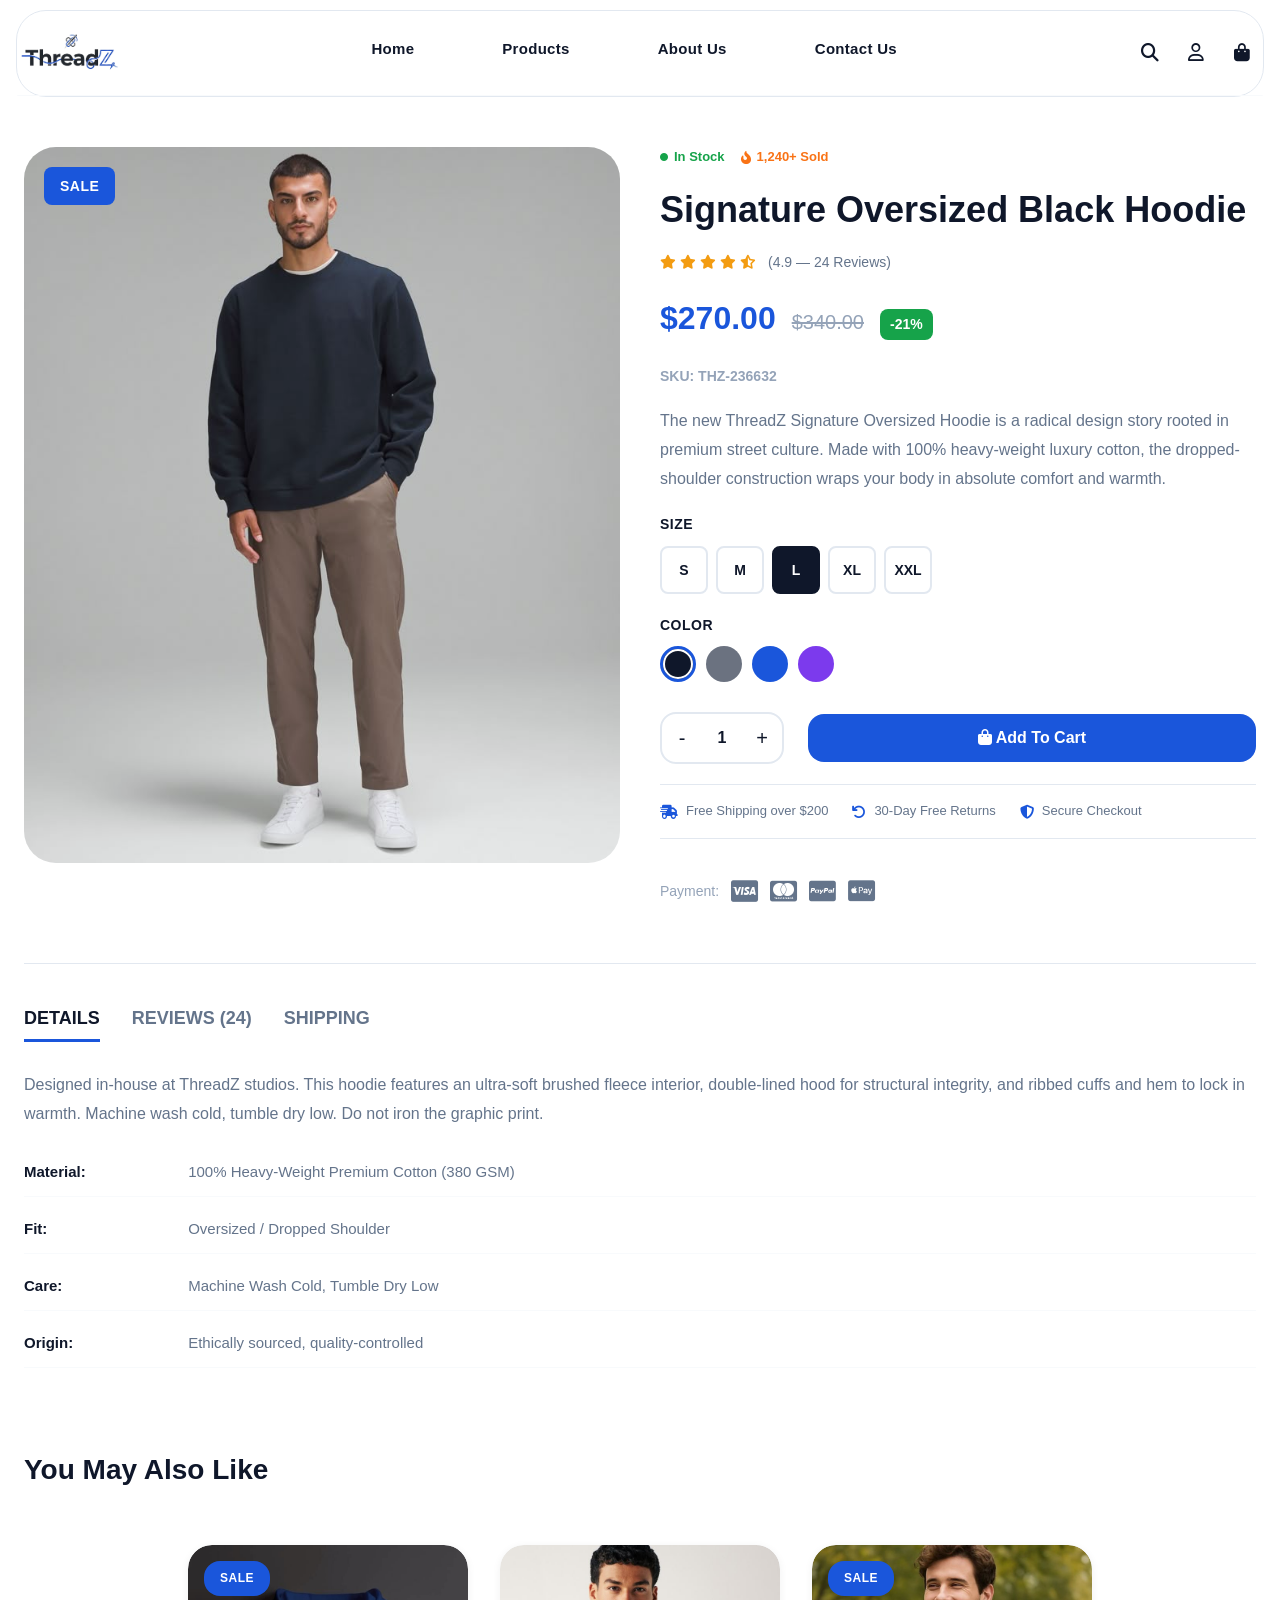
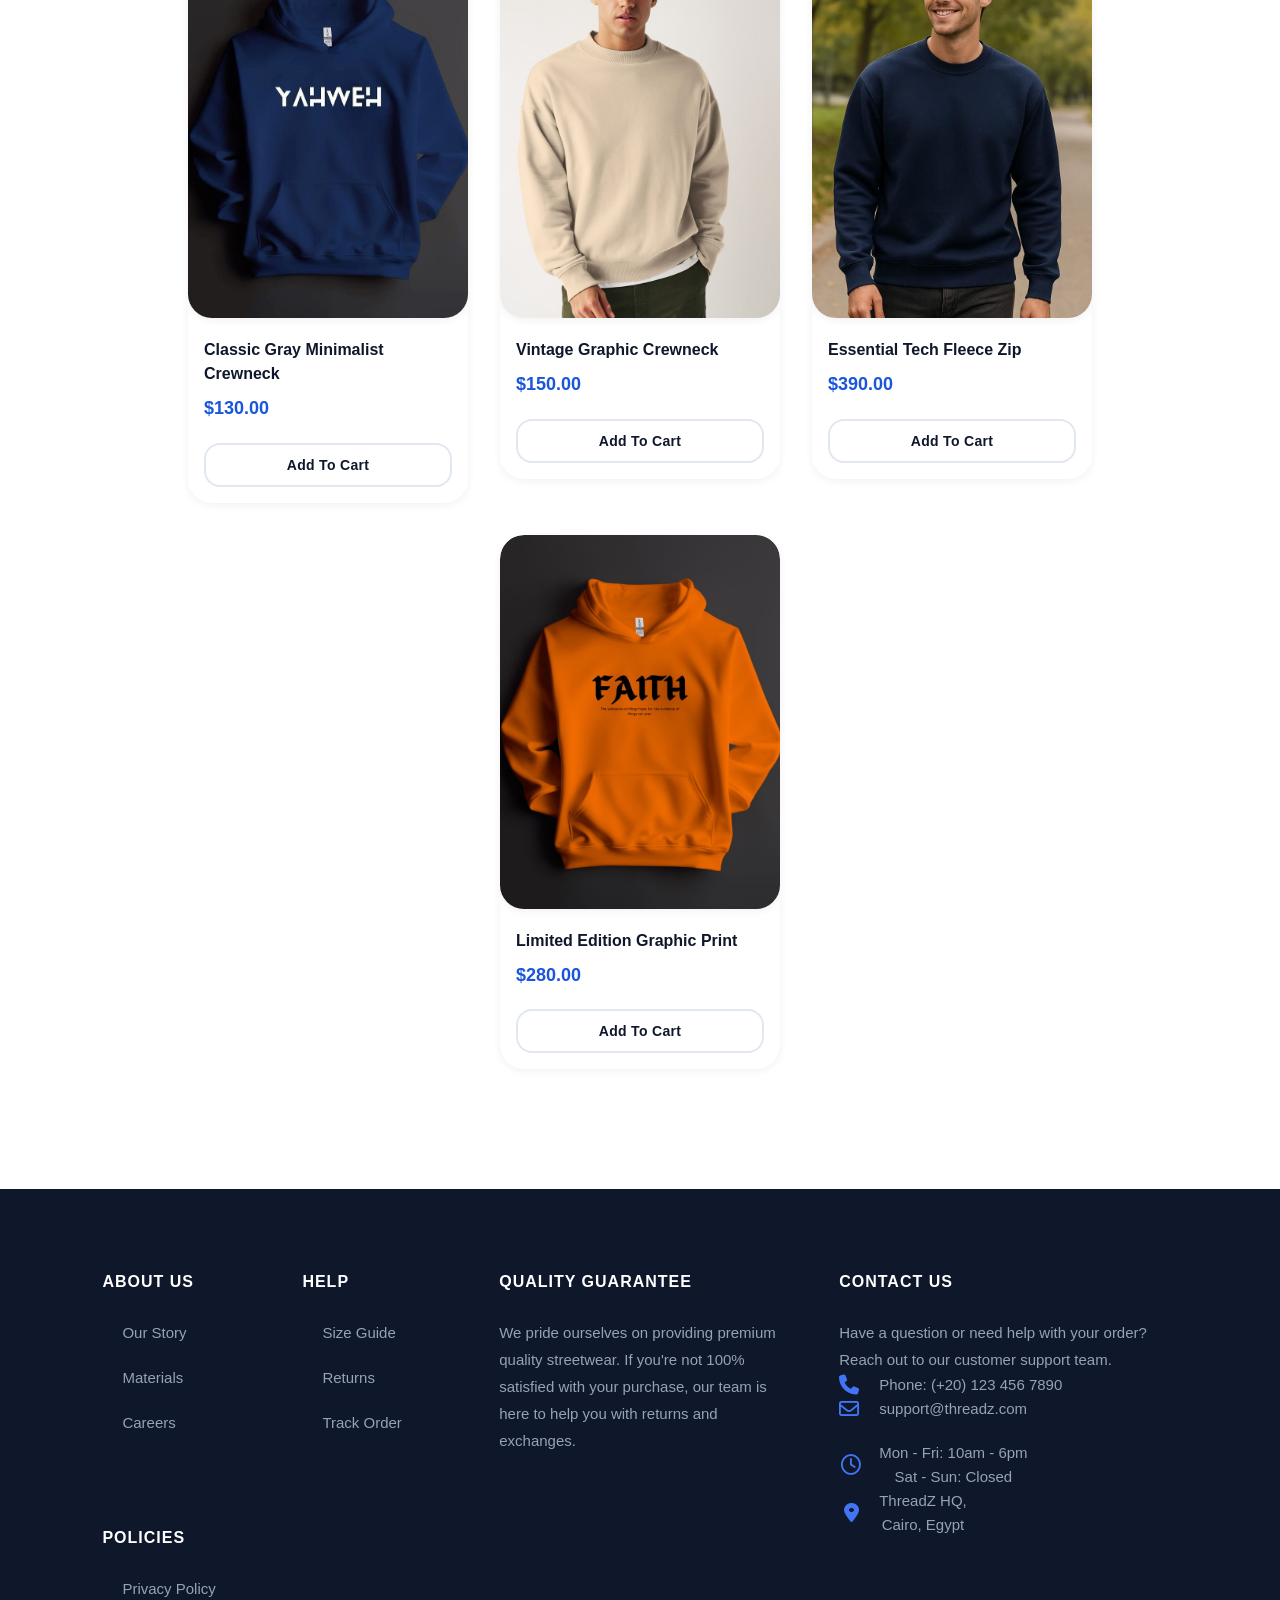
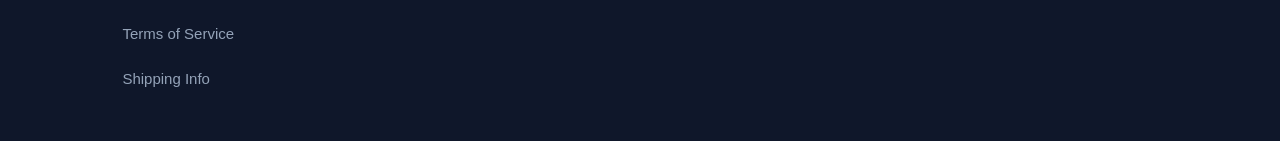
<file: pages/cart.html>
<!DOCTYPE html>
<html lang="en">

<head>
    <meta charset="UTF-8">
    <meta name="viewport" content="width=device-width, initial-scale=1.0">
    <title>ThreadZ | Sweatshirt Details</title>
    <link rel="stylesheet" href="../style/main.css">
    <link rel="stylesheet" href="../style/refinements.css">
    <link rel="stylesheet" href="../style/cart.css">
    <link rel="stylesheet" href="https://cdnjs.cloudflare.com/ajax/libs/font-awesome/6.4.0/css/all.min.css" />
</head>

<body>
    <header>
        <div class="container flex-between top-bar">
            <div class="logo">
                <img src="../assets/images/Logo.png" alt="ThreadZ Logo">
            </div>

            <nav id="nav">
                <div class="nav-close">
                    <i class="fa-solid fa-x"></i>
                </div>
                <ul class="nav-links">
                    <li><a href="../index.html">Home</a></li>
                    <li><a href="./products.html">Products</a></li>
                    <li><a href="./about.html">About Us</a></li>
                    <li><a href="./contact.html">Contact Us</a></li>
                </ul>
            </nav>

            <div class="header-actions">
                <div class="search-toggle" id="search-toggle"><i class="fa-solid fa-magnifying-glass"></i></div>
                <a href="./login.html" class="action-icon" title="Account"><i class="fa-regular fa-user"></i></a>
                <a href="./checkout.html" class="action-icon" title="Cart"><i class="fa-solid fa-bag-shopping"></i></a>
                <div class="bars"><i class="fa-solid fa-bars"></i></div>
            </div>
        </div>
        <div class="search-bar" id="search-bar">
            <div class="container">
                <div class="search-bar-inner"><i class="fa-solid fa-magnifying-glass"></i><input type="text" placeholder="Search for products..." id="search-input"><button class="search-close" id="search-close"><i class="fa-solid fa-xmark"></i></button></div>
            </div>
        </div>
    </header>

    <main class="container">
        <!-- Product Details Hero Section -->
        <section class="product-hero">
            <div class="product-im">
                <div class="badge">SALE</div>
                <img src="../assets/images/model-1.jpg" alt="Signature Oversized Black Hoodie">
            </div>
            <div class="product-info">
                <div class="product-meta-top">
                    <span class="stock-badge in-stock"><i class="fa-solid fa-circle"></i> In Stock</span>
                    <span class="sold-count"><i class="fa-solid fa-fire-flame-curved"></i> 1,240+ Sold</span>
                </div>
                <h1>Signature Oversized Black Hoodie</h1>
                <div class="rating">
                    <i class="fa-solid fa-star"></i>
                    <i class="fa-solid fa-star"></i>
                    <i class="fa-solid fa-star"></i>
                    <i class="fa-solid fa-star"></i>
                    <i class="fas fa-star-half-alt"></i>
                    <span>(4.9 — 24 Reviews)</span>
                </div>
                <div class="price">
                    <span class="now">$270.00</span>
                    <span class="old">$340.00</span>
                    <span class="discount-tag">-21%</span>
                </div>
                <p class="sku">SKU: THZ-236632</p>
                <p class="description">
                    The new ThreadZ Signature Oversized Hoodie is a radical design story rooted in premium street culture. Made with 100% heavy-weight luxury cotton, the dropped-shoulder construction wraps your body in absolute comfort and warmth.
                </p>

                <div class="product-options">
                    <div class="option-group">
                        <label>Size</label>
                        <div class="size-selector">
                            <button class="size-btn">S</button>
                            <button class="size-btn">M</button>
                            <button class="size-btn active">L</button>
                            <button class="size-btn">XL</button>
                            <button class="size-btn">XXL</button>
                        </div>
                    </div>
                    <div class="option-group">
                        <label>Color</label>
                        <div class="color-selector">
                            <button class="color-btn active" style="background: #0F172A;" title="Black"></button>
                            <button class="color-btn" style="background: #6B7280;" title="Gray"></button>
                            <button class="color-btn" style="background: #1A56DB;" title="Navy"></button>
                            <button class="color-btn" style="background: #7C3AED;" title="Purple"></button>
                        </div>
                    </div>
                </div>

                <div class="purchase-actions">
                    <div class="quantity">
                        <button id="btn-min">-</button>
                        <p id="text" class="purchase-text">1</p>
                        <button id="btn-plus">+</button>
                    </div>
                    <button class="btn-add" data-name="Signature Oversized Black Hoodie" data-price="270" data-img="../assets/images/model-1.jpg"><i class="fa-solid fa-bag-shopping"></i> Add To Cart</button>
                </div>

                <div class="product-extras">
                    <div class="extra-item"><i class="fa-solid fa-truck-fast"></i> Free Shipping over $200</div>
                    <div class="extra-item"><i class="fa-solid fa-arrow-rotate-left"></i> 30-Day Free Returns</div>
                    <div class="extra-item"><i class="fa-solid fa-shield-halved"></i> Secure Checkout</div>
                </div>

                <div class="payment-methods">
                    <span>Payment:</span>
                    <i class="fa-brands fa-cc-visa"></i>
                    <i class="fa-brands fa-cc-mastercard"></i>
                    <i class="fa-brands fa-cc-paypal"></i>
                    <i class="fa-brands fa-cc-apple-pay"></i>
                </div>
            </div>
        </section>

        <!-- Product Tabs -->
        <section class="product-tabs">
            <div class="tabs-header">
                <span class="active" data-tab="details">DETAILS</span>
                <span data-tab="reviews">REVIEWS (24)</span>
                <span data-tab="shipping">SHIPPING</span>
            </div>
            <div class="tab-content" id="tab-details">
                <p>Designed in-house at ThreadZ studios. This hoodie features an ultra-soft brushed fleece interior, double-lined hood for structural integrity, and ribbed cuffs and hem to lock in warmth. Machine wash cold, tumble dry low. Do not iron the
                    graphic print.</p>
                <ul class="spec-list">
                    <li><strong>Material:</strong> 100% Heavy-Weight Premium Cotton (380 GSM)</li>
                    <li><strong>Fit:</strong> Oversized / Dropped Shoulder</li>
                    <li><strong>Care:</strong> Machine Wash Cold, Tumble Dry Low</li>
                    <li><strong>Origin:</strong> Ethically sourced, quality-controlled</li>
                </ul>
            </div>
            <div class="tab-content" id="tab-reviews" style="display:none;">
                <div class="review-item">
                    <div class="review-header"><strong>Ahmed R.</strong> <span class="review-stars"><i class="fa-solid fa-star"></i><i class="fa-solid fa-star"></i><i class="fa-solid fa-star"></i><i class="fa-solid fa-star"></i><i class="fa-solid fa-star"></i></span></div>
                    <p>"Absolutely love this hoodie! The material is thick and premium. Perfect oversized fit."</p>
                </div>
                <div class="review-item">
                    <div class="review-header"><strong>Sarah M.</strong> <span class="review-stars"><i class="fa-solid fa-star"></i><i class="fa-solid fa-star"></i><i class="fa-solid fa-star"></i><i class="fa-solid fa-star"></i><i class="fa-solid fa-star-half-alt"></i></span></div>
                    <p>"Great quality for the price. Shipping was fast and packaging looked amazing."</p>
                </div>
                <div class="review-item">
                    <div class="review-header"><strong>Omar K.</strong> <span class="review-stars"><i class="fa-solid fa-star"></i><i class="fa-solid fa-star"></i><i class="fa-solid fa-star"></i><i class="fa-solid fa-star"></i><i class="fa-solid fa-star"></i></span></div>
                    <p>"Ordered two more after my first purchase. Best streetwear brand in Egypt!"</p>
                </div>
            </div>
            <div class="tab-content" id="tab-shipping" style="display:none;">
                <ul class="spec-list">
                    <li><strong>Standard Shipping:</strong> 3-5 business days — Free over $200</li>
                    <li><strong>Express Shipping:</strong> 1-2 business days — $15.00</li>
                    <li><strong>International:</strong> 7-14 business days — varies by location</li>
                    <li><strong>Returns:</strong> Free returns within 30 days of delivery</li>
                </ul>
            </div>
        </section>

        <!-- Other Products (Using Standard Class Names) -->
        <section class="other-products">
            <h2 class="section-title-bar">You May Also Like</h2>
            <div class="products-grid">

                <div class="product-card">
                    <div class="image-wrapper">
                        <img src="../assets/images/item-2.jpg" alt="Minimalist Crewneck">
                        <p>SALE</p>
                    </div>
                    <p>Classic Gray Minimalist Crewneck</p>
                    <span class="price">$130.00</span>
                    <button class="add-to-cart" data-name="Classic Gray Minimalist Crewneck" data-price="130" data-img="../assets/images/item-2.jpg">Add To Cart</button>
                </div>

                <div class="product-card">
                    <div class="image-wrapper">
                        <img src="../assets/images/model-4.jpg" alt="Vintage Graphic">
                    </div>
                    <p>Vintage Graphic Crewneck</p>
                    <span class="price">$150.00</span>
                    <button class="add-to-cart" data-name="Vintage Graphic Crewneck" data-price="150" data-img="../assets/images/model-4.jpg">Add To Cart</button>
                </div>

                <div class="product-card">
                    <div class="image-wrapper">
                        <img src="../assets/images/model-3.jpg" alt="Fleece Zip">
                        <p>SALE</p>
                    </div>
                    <p>Essential Tech Fleece Zip</p>
                    <span class="price">$390.00</span>
                    <button class="add-to-cart" data-name="Essential Tech Fleece Zip" data-price="390" data-img="../assets/images/model-3.jpg">Add To Cart</button>
                </div>

                <div class="product-card">
                    <div class="image-wrapper">
                        <img src="../assets/images/item-4.jpg" alt="Graphic Print">
                    </div>
                    <p>Limited Edition Graphic Print</p>
                    <span class="price">$280.00</span>
                    <button class="add-to-cart" data-name="Limited Edition Graphic Print" data-price="280" data-img="../assets/images/item-4.jpg">Add To Cart</button>
                </div>

            </div>
        </section>
    </main>

    <footer>
        <div class="footer-content">
            <div class="footer-links">
                <div class="footer-columns">
                    <h3>About Us</h3>
                    <ul>
                        <li><a href="">Our Story</a></li>
                        <li><a href="">Materials</a></li>
                        <li><a href="">Careers</a></li>
                    </ul>
                </div>
                <div class="footer-columns">
                    <h3>Help</h3>
                    <ul>
                        <li><a href="">Size Guide</a></li>
                        <li><a href="">Returns</a></li>
                        <li><a href="">Track Order</a></li>
                    </ul>
                </div>
                <div class="footer-columns">
                    <h3>Policies</h3>
                    <ul>
                        <li><a href="">Privacy Policy</a></li>
                        <li><a href="">Terms of Service</a></li>
                        <li><a href="">Shipping Info</a></li>
                    </ul>
                </div>
            </div>

            <div class="footer-text">
                <h3>Quality Guarantee</h3>
                <p>We pride ourselves on providing premium quality streetwear. If you're not 100% satisfied with your purchase, our team is here to help you with returns and exchanges.</p>
            </div>
        </div>

        <div class="footer-contactus">
            <div class="footer-contactus-text">
                <h3>Contact Us</h3>
                <p>Have a question or need help with your order? Reach out to our customer support team.</p>
            </div>

            <div class="contact-info">
                <div class="contact-phone-email">
                    <p><i class="fa-solid fa-phone"></i> Phone: (+20) 123 456 7890 </p>
                    <p><i class="fa-regular fa-envelope"></i> support@threadz.com</p>
                </div>
                <div class="contact-date">
                    <p style="text-align: center;"><i class="fa-regular fa-clock"></i> Mon - Fri: 10am - 6pm <br>Sat - Sun: Closed </p>
                    <p style="text-align: center;"><i class="fa-solid fa-location-dot"></i> ThreadZ HQ, <br> Cairo, Egypt</p>
                </div>
            </div>
        </div>
    </footer>

    <script src="../scripts/api.js"></script>
    <script src="../scripts/ui.js"></script>
    <script src="../scripts/search.js"></script>
    <script src="../scripts/cart.js"></script>
</body>

</html>
</file>
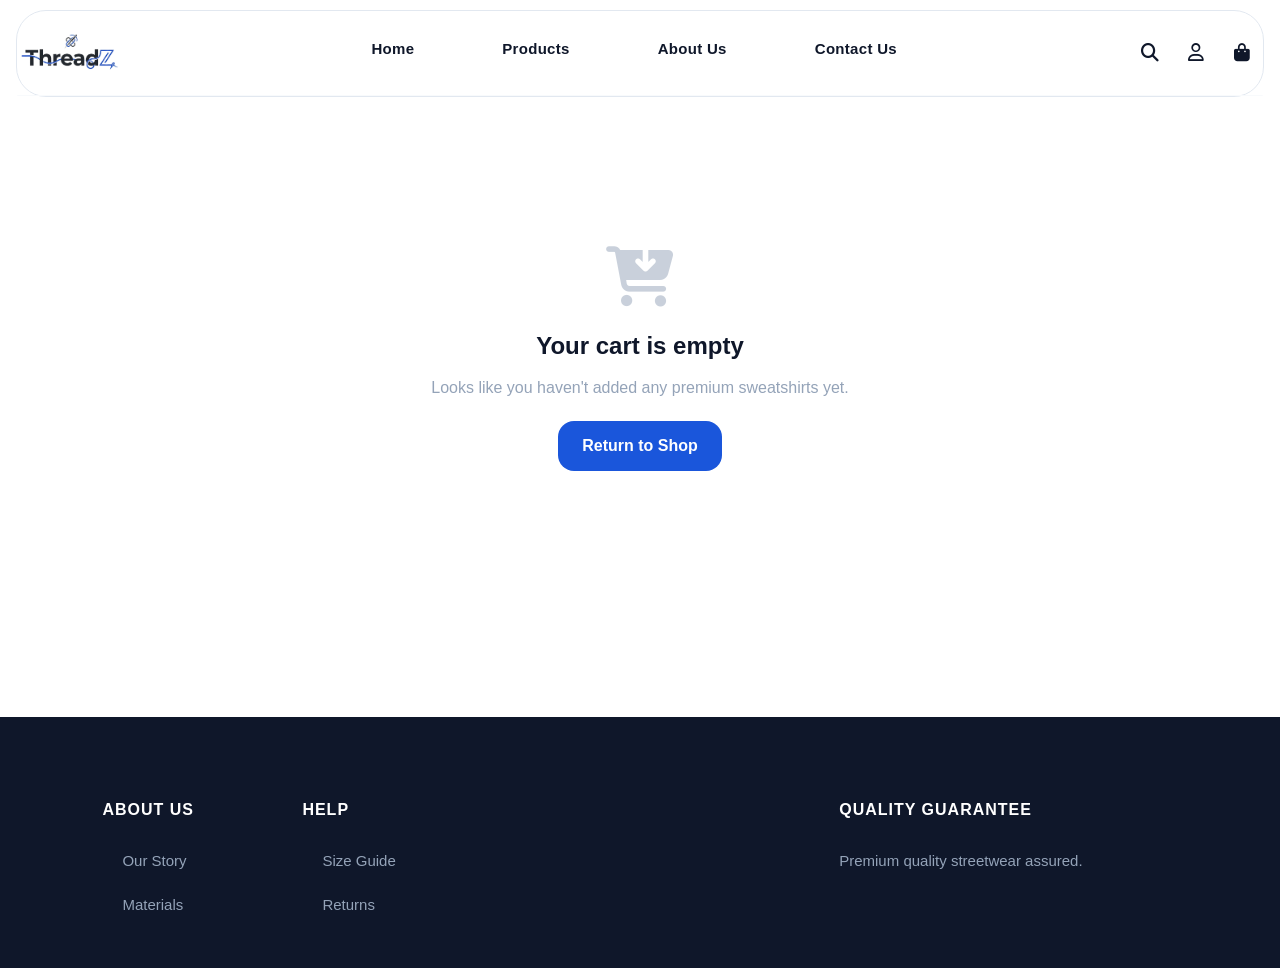
<file: pages/checkout.html>
<!DOCTYPE html>
<html lang="en">

<head>
    <meta charset="UTF-8">
    <meta name="viewport" content="width=device-width, initial-scale=1.0">
    <title>ThreadZ | Checkout Invoice</title>
    <link rel="stylesheet" href="../style/main.css">
    <link rel="stylesheet" href="../style/refinements.css">
    <link rel="stylesheet" href="https://cdnjs.cloudflare.com/ajax/libs/font-awesome/6.4.0/css/all.min.css" />
    <style>
        .invoice-container {
            margin: 80px auto;
            max-width: 1000px;
            padding: 0 20px;
            min-height: 50vh;
        }
        
        .invoice-header {
            display: flex;
            justify-content: space-between;
            align-items: flex-end;
            margin-bottom: 40px;
            padding-bottom: 20px;
            border-bottom: 2px solid var(--bg-gray);
        }
        
        .invoice-header h1 {
            font-size: 36px;
            font-weight: 800;
            color: var(--text-dark);
        }
        
        .invoice-header p {
            color: var(--text-muted);
            font-size: 16px;
            margin-top: 8px;
        }
        
        .invoice-table {
            width: 100%;
            border-collapse: collapse;
        }
        
        .invoice-table th {
            text-align: left;
            padding: 16px;
            color: var(--text-muted);
            text-transform: uppercase;
            font-size: 12px;
            letter-spacing: 1px;
            border-bottom: 1px solid rgba(0, 0, 0, 0.05);
        }
        
        .invoice-table td {
            padding: 24px 16px;
            border-bottom: 1px solid rgba(0, 0, 0, 0.05);
            vertical-align: middle;
        }
        
        .item-info {
            display: flex;
            align-items: center;
            gap: 20px;
        }
        
        .item-info img {
            width: 80px;
            height: 80px;
            object-fit: cover;
            border-radius: var(--radius-md);
            background: var(--bg-gray);
        }
        
        .item-info h4 {
            font-size: 16px;
            font-weight: 600;
            color: var(--text-dark);
            margin-bottom: 4px;
        }
        
        .item-info p {
            color: var(--text-muted);
            font-size: 13px;
        }
        
        .qty-controls {
            display: inline-flex;
            align-items: center;
            background: var(--bg-gray);
            border-radius: var(--radius-sm);
        }
        
        .qty-controls button {
            width: 32px;
            height: 32px;
            border: none;
            background: transparent;
            cursor: pointer;
            color: var(--text-dark);
            font-weight: bold;
        }
        
        .qty-controls span {
            width: 30px;
            text-align: center;
            font-size: 14px;
            font-weight: 600;
        }
        
        .item-price,
        .item-total {
            font-weight: 600;
            color: var(--text-dark);
        }
        
        .btn-remove {
            color: #e74c3c;
            cursor: pointer;
            background: transparent;
            border: none;
            font-size: 16px;
            transition: 0.2s;
        }
        
        .btn-remove:hover {
            color: #c0392b;
            transform: scale(1.1);
        }
        
        .invoice-summary {
            margin-top: 40px;
            display: flex;
            justify-content: flex-end;
        }
        
        .summary-box {
            width: 350px;
            background: var(--bg-gray);
            padding: 30px;
            border-radius: var(--radius-lg);
        }
        
        .summary-row {
            display: flex;
            justify-content: space-between;
            margin-bottom: 16px;
            color: var(--text-light);
        }
        
        .summary-total {
            display: flex;
            justify-content: space-between;
            margin-top: 20px;
            padding-top: 20px;
            border-top: 1px solid rgba(0, 0, 0, 0.1);
            font-size: 20px;
            font-weight: 800;
            color: var(--text-dark);
        }
        
        .btn-checkout {
            width: 100%;
            padding: 18px;
            margin-top: 30px;
            background: var(--primary-color);
            color: var(--white);
            border: none;
            border-radius: var(--radius-md);
            font-weight: 700;
            font-size: 16px;
            cursor: pointer;
            transition: 0.3s;
        }
        
        .btn-checkout:hover {
            background: var(--primary-dark);
            transform: translateY(-2px);
            box-shadow: 0 10px 20px rgba(26, 86, 219, 0.2) !important;
        }
        
        .empty-cart {
            text-align: center;
            padding: 80px 0;
        }
        
        .empty-cart i {
            font-size: 60px;
            color: var(--text-muted);
            margin-bottom: 20px;
            opacity: 0.5;
        }
        /* ---- Mobile Checkout ---- */
        
        @media (max-width: 768px) {
            .invoice-container {
                margin: 32px auto;
                padding: 0 16px;
            }
            .invoice-header {
                flex-direction: column;
                align-items: flex-start;
                gap: 16px;
                margin-bottom: 24px;
                padding-bottom: 16px;
            }
            .invoice-header h1 {
                font-size: 24px;
            }
            .invoice-header p {
                font-size: 14px;
            }
            /* Hide table header on mobile */
            .invoice-table thead {
                display: none;
            }
            .invoice-table,
            .invoice-table tbody,
            .invoice-table tr,
            .invoice-table td {
                display: block;
                width: 100%;
            }
            .invoice-table tr {
                padding: 20px 0;
                border-bottom: 1px solid rgba(0, 0, 0, 0.06);
                position: relative;
            }
            .invoice-table td {
                padding: 4px 0;
                border: none;
            }
            /* Product info row */
            .invoice-table td:first-child {
                margin-bottom: 12px;
            }
            .item-info {
                gap: 14px;
            }
            .item-info img {
                width: 60px;
                height: 60px;
                border-radius: 10px;
            }
            .item-info h4 {
                font-size: 14px;
            }
            /* Price, qty, total, remove — inline row */
            .invoice-table td:nth-child(2),
            .invoice-table td:nth-child(3),
            .invoice-table td:nth-child(4),
            .invoice-table td:nth-child(5) {
                display: inline-block;
                width: auto;
                vertical-align: middle;
                padding: 4px 8px 4px 0;
            }
            .item-price::before {
                content: 'Price: ';
                color: var(--text-muted);
                font-weight: 400;
                font-size: 12px;
            }
            .item-total::before {
                content: 'Total: ';
                color: var(--text-muted);
                font-weight: 400;
                font-size: 12px;
            }
            .qty-controls button {
                width: 36px;
                height: 36px;
                font-size: 16px;
            }
            .qty-controls span {
                width: 28px;
                font-size: 14px;
            }
            .btn-remove {
                font-size: 18px;
                padding: 8px;
            }
            /* Summary */
            .invoice-summary {
                justify-content: center;
                margin-top: 24px;
            }
            .summary-box {
                width: 100%;
                padding: 24px;
            }
            .summary-total {
                font-size: 18px;
            }
            .btn-checkout {
                padding: 16px;
                font-size: 15px;
            }
            .empty-cart {
                padding: 60px 16px;
            }
            .empty-cart i {
                font-size: 48px;
            }
        }
    </style>
</head>

<body>
    <header>
        <div class="container flex-between top-bar">
            <div class="logo">
                <img src="../assets/images/Logo.png" alt="ThreadZ Logo">
            </div>

            <nav id="nav">
                <div class="nav-close">
                    <i class="fa-solid fa-x"></i>
                </div>
                <ul class="nav-links">
                    <li><a href="../index.html">Home</a></li>
                    <li><a href="./products.html">Products</a></li>
                    <li><a href="./about.html">About Us</a></li>
                    <li><a href="./contact.html">Contact Us</a></li>
                </ul>
            </nav>

            <div class="header-actions">
                <div class="search-toggle" id="search-toggle"><i class="fa-solid fa-magnifying-glass"></i></div>
                <a href="./login.html" class="action-icon" title="Account"><i class="fa-regular fa-user"></i></a>
                <a href="./checkout.html" class="action-icon" title="Cart"><i class="fa-solid fa-bag-shopping"></i></a>
                <div class="bars"><i class="fa-solid fa-bars"></i></div>
            </div>
        </div>
        <div class="search-bar" id="search-bar">
            <div class="container">
                <div class="search-bar-inner"><i class="fa-solid fa-magnifying-glass"></i><input type="text" placeholder="Search for products..." id="search-input"><button class="search-close" id="search-close"><i class="fa-solid fa-xmark"></i></button></div>
            </div>
        </div>
    </header>

    <main class="invoice-container" id="checkout-area">
        <div class="invoice-header">
            <div>
                <h1>Shopping Invoice</h1>
                <p>Review your selected premium sweatshirts.</p>
            </div>
            <a href="./products.html" style="color: var(--primary-color); font-weight: 600; display:flex; align-items:center; gap:8px;">
                <i class="fa-solid fa-arrow-left"></i> Continue Shopping
            </a>
        </div>

        <table class="invoice-table">
            <thead>
                <tr>
                    <th>Product</th>
                    <th>Price</th>
                    <th>Quantity</th>
                    <th>Total</th>
                    <th style="text-align:center;">Action</th>
                </tr>
            </thead>
            <tbody id="invoice-body">
                <!-- Dynamically populated by JS -->
            </tbody>
        </table>

        <div class="invoice-summary">
            <div class="summary-box">
                <div class="summary-row">
                    <span>Subtotal</span>
                    <span id="subtotal" style="font-weight: 600; color: var(--text-dark);">$0.00</span>
                </div>
                <div class="summary-row">
                    <span>Shipping Estimate</span>
                    <span id="shipping" style="font-weight: 600; color: var(--text-dark);">$0.00</span>
                </div>
                <div class="summary-total">
                    <span>Total Output</span>
                    <span id="total">$0.00</span>
                </div>
                <button class="btn-checkout" onclick="alert('Checkout integration ready!')">Proceed to Secure Checkout
                    <i class="fa-solid fa-shield-halved" style="margin-left: 6px;"></i></button>
            </div>
        </div>
    </main>

    <footer>
        <div class="footer-content">
            <div class="footer-links">
                <div class="footer-columns">
                    <h3>About Us</h3>
                    <ul>
                        <li><a href="">Our Story</a></li>
                        <li><a href="">Materials</a></li>
                    </ul>
                </div>
                <div class="footer-columns">
                    <h3>Help</h3>
                    <ul>
                        <li><a href="">Size Guide</a></li>
                        <li><a href="">Returns</a></li>
                    </ul>
                </div>
            </div>
            <div class="footer-text">
                <h3>Quality Guarantee</h3>
                <p>Premium quality streetwear assured.</p>
            </div>
        </div>
    </footer>

    <script src="../scripts/api.js"></script>
    <script src="../scripts/ui.js"></script>
    <script src="../scripts/search.js"></script>
    <script src="../scripts/cart.js"></script>
    <script src="../scripts/checkout.js"></script>
</body>

</html>
</file>
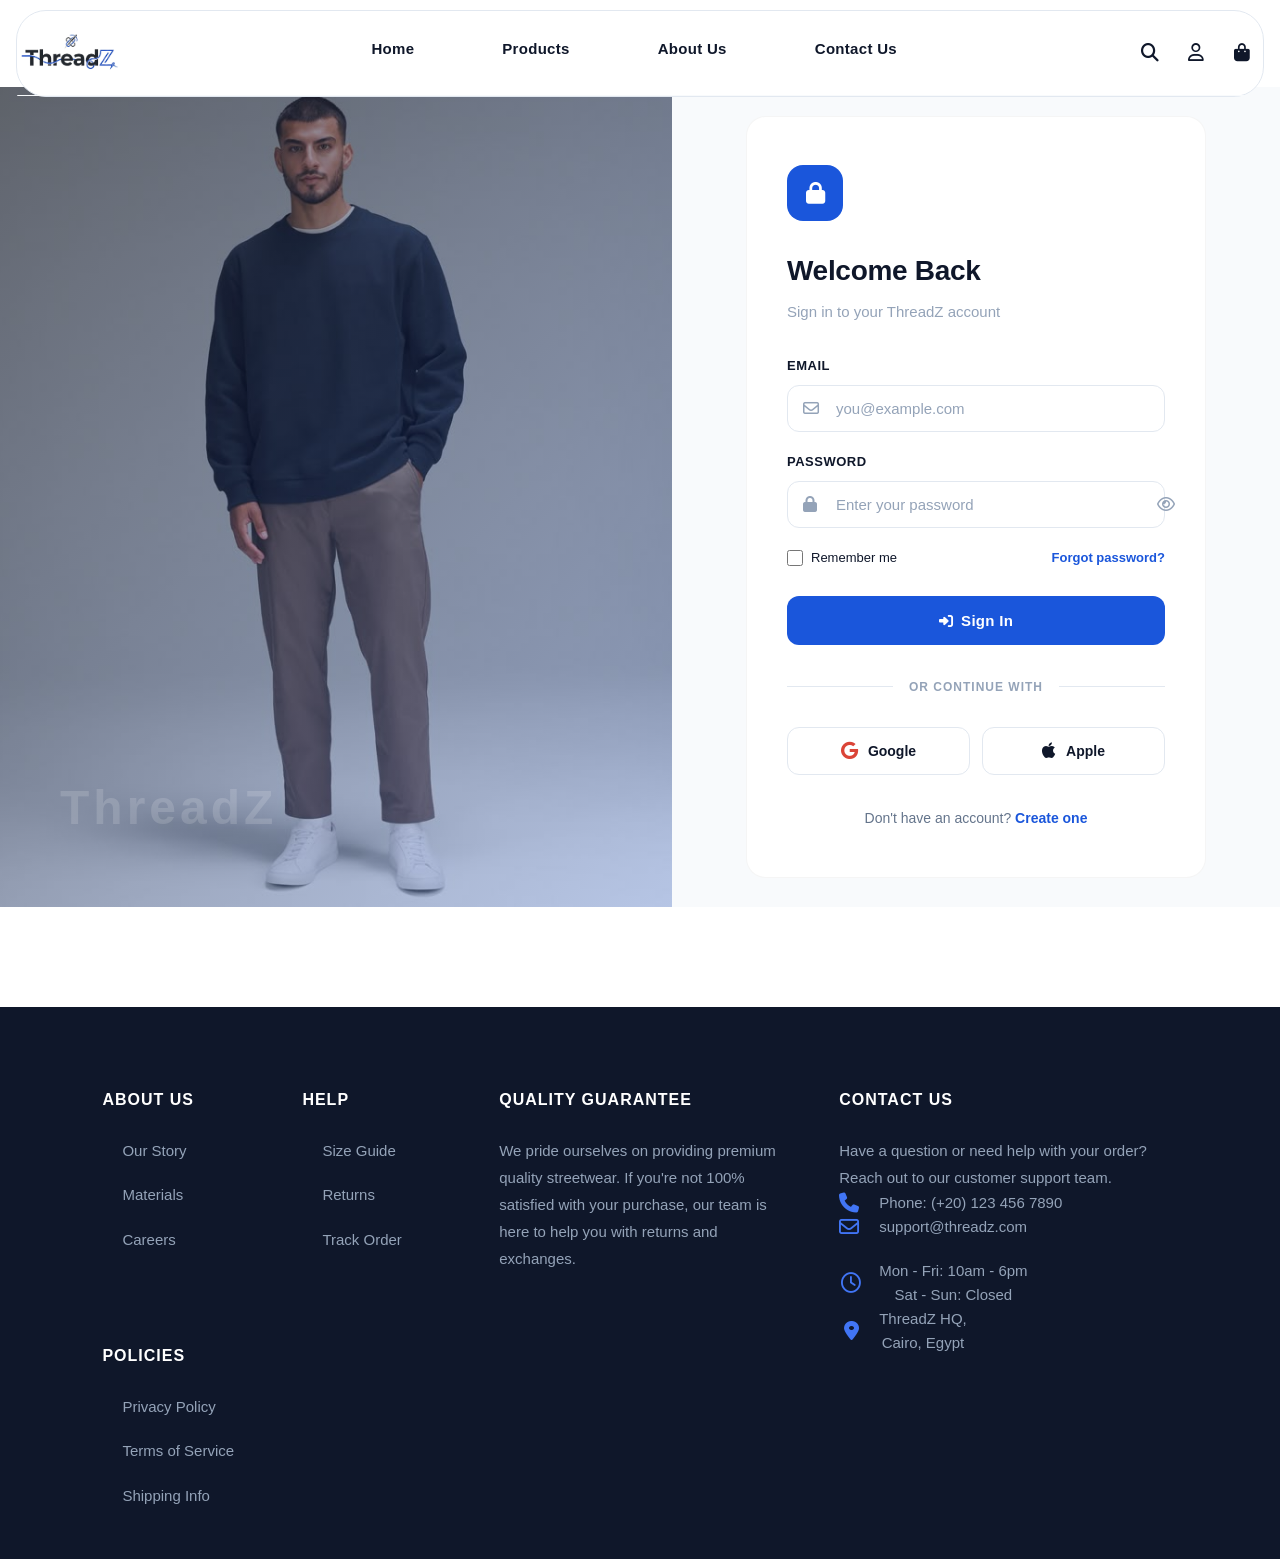
<file: pages/login.html>
<!DOCTYPE html>
<html lang="en">

<head>
    <meta charset="UTF-8">
    <meta name="viewport" content="width=device-width, initial-scale=1.0">
    <title>ThreadZ | Login</title>
    <link rel="stylesheet" href="../style/main.css">
    <link rel="stylesheet" href="../style/refinements.css">
    <link rel="stylesheet" href="../style/login.css">
    <link rel="stylesheet" href="https://cdnjs.cloudflare.com/ajax/libs/font-awesome/6.4.0/css/all.min.css" />
</head>

<body>
    <header>
        <div class="container flex-between top-bar">
            <div class="logo">
                <img src="../assets/images/Logo.png" alt="ThreadZ Logo">
            </div>

            <nav id="nav">
                <div class="nav-close">
                    <i class="fa-solid fa-x"></i>
                </div>
                <ul class="nav-links">
                    <li><a href="../index.html">Home</a></li>
                    <li><a href="./products.html">Products</a></li>
                    <li><a href="./about.html">About Us</a></li>
                    <li><a href="./contact.html">Contact Us</a></li>
                </ul>
            </nav>

            <div class="header-actions">
                <div class="search-toggle" id="search-toggle"><i class="fa-solid fa-magnifying-glass"></i></div>
                <a href="./login.html" class="action-icon" title="Account"><i class="fa-regular fa-user"></i></a>
                <a href="./checkout.html" class="action-icon" title="Cart"><i class="fa-solid fa-bag-shopping"></i></a>
                <div class="bars"><i class="fa-solid fa-bars"></i></div>
            </div>
        </div>
        <div class="search-bar" id="search-bar">
            <div class="container">
                <div class="search-bar-inner"><i class="fa-solid fa-magnifying-glass"></i><input type="text" placeholder="Search for products..." id="search-input"><button class="search-close" id="search-close"><i class="fa-solid fa-xmark"></i></button></div>
            </div>
        </div>
    </header>

    <main>
        <section class="login-section">
            <div class="login-image"></div>
            <div class="login-container">
                <div class="login-box">
                    <div class="login-avatar">
                        <i class="fa-solid fa-lock"></i>
                    </div>
                    <h2>Welcome Back</h2>
                    <p class="subtitle">Sign in to your ThreadZ account</p>

                    <form action="#" method="POST">
                        <div class="input-group">
                            <label>Email</label>
                            <div class="input-wrap">
                                <i class="fa-regular fa-envelope"></i>
                                <input type="email" placeholder="you@example.com" required>
                            </div>
                        </div>

                        <div class="input-group">
                            <label>Password</label>
                            <div class="input-wrap">
                                <i class="fa-solid fa-lock"></i>
                                <input type="password" id="login-password" placeholder="Enter your password" required>
                                <button type="button" class="toggle-password" id="toggle-pass"><i class="fa-regular fa-eye"></i></button>
                            </div>
                        </div>

                        <div class="login-options">
                            <label>
                                <input type="checkbox"> Remember me
                            </label>
                            <a href="#">Forgot password?</a>
                        </div>

                        <button type="submit" class="btn-login"><i class="fa-solid fa-right-to-bracket"></i> Sign In</button>

                        <div class="login-divider">
                            <span>Or continue with</span>
                        </div>

                        <div class="social-login">
                            <button type="button" class="btn-social">
                                <i class="fa-brands fa-google" style="color: #DB4437;"></i> Google
                            </button>
                            <button type="button" class="btn-social">
                                <i class="fa-brands fa-apple"></i> Apple
                            </button>
                        </div>

                        <p class="signup-link">Don't have an account? <a href="./signup.html">Create one</a></p>
                    </form>
                </div>
            </div>
        </section>
    </main>

    <footer>
        <div class="footer-content">
            <div class="footer-links">
                <div class="footer-columns">
                    <h3>About Us</h3>
                    <ul>
                        <li><a href="">Our Story</a></li>
                        <li><a href="">Materials</a></li>
                        <li><a href="">Careers</a></li>
                    </ul>
                </div>
                <div class="footer-columns">
                    <h3>Help</h3>
                    <ul>
                        <li><a href="">Size Guide</a></li>
                        <li><a href="">Returns</a></li>
                        <li><a href="">Track Order</a></li>
                    </ul>
                </div>
                <div class="footer-columns">
                    <h3>Policies</h3>
                    <ul>
                        <li><a href="">Privacy Policy</a></li>
                        <li><a href="">Terms of Service</a></li>
                        <li><a href="">Shipping Info</a></li>
                    </ul>
                </div>
            </div>

            <div class="footer-text">
                <h3>Quality Guarantee</h3>
                <p>We pride ourselves on providing premium quality streetwear. If you're not 100% satisfied with your purchase, our team is here to help you with returns and exchanges.</p>
            </div>
        </div>

        <div class="footer-contactus">
            <div class="footer-contactus-text">
                <h3>Contact Us</h3>
                <p>Have a question or need help with your order? Reach out to our customer support team.</p>
            </div>

            <div class="contact-info">
                <div class="contact-phone-email">
                    <p><i class="fa-solid fa-phone"></i> Phone: (+20) 123 456 7890 </p>
                    <p><i class="fa-regular fa-envelope"></i> support@threadz.com</p>
                </div>
                <div class="contact-date">
                    <p style="text-align: center;"><i class="fa-regular fa-clock"></i> Mon - Fri: 10am - 6pm <br>Sat - Sun: Closed </p>
                    <p style="text-align: center;"><i class="fa-solid fa-location-dot"></i> ThreadZ HQ, <br> Cairo, Egypt</p>
                </div>
            </div>
        </div>
    </footer>

    <script src="../scripts/api.js"></script>
    <script src="../scripts/ui.js"></script>
    <script src="../scripts/search.js"></script>
    <script src="../scripts/cart.js"></script>
</body>

</html>
</file>
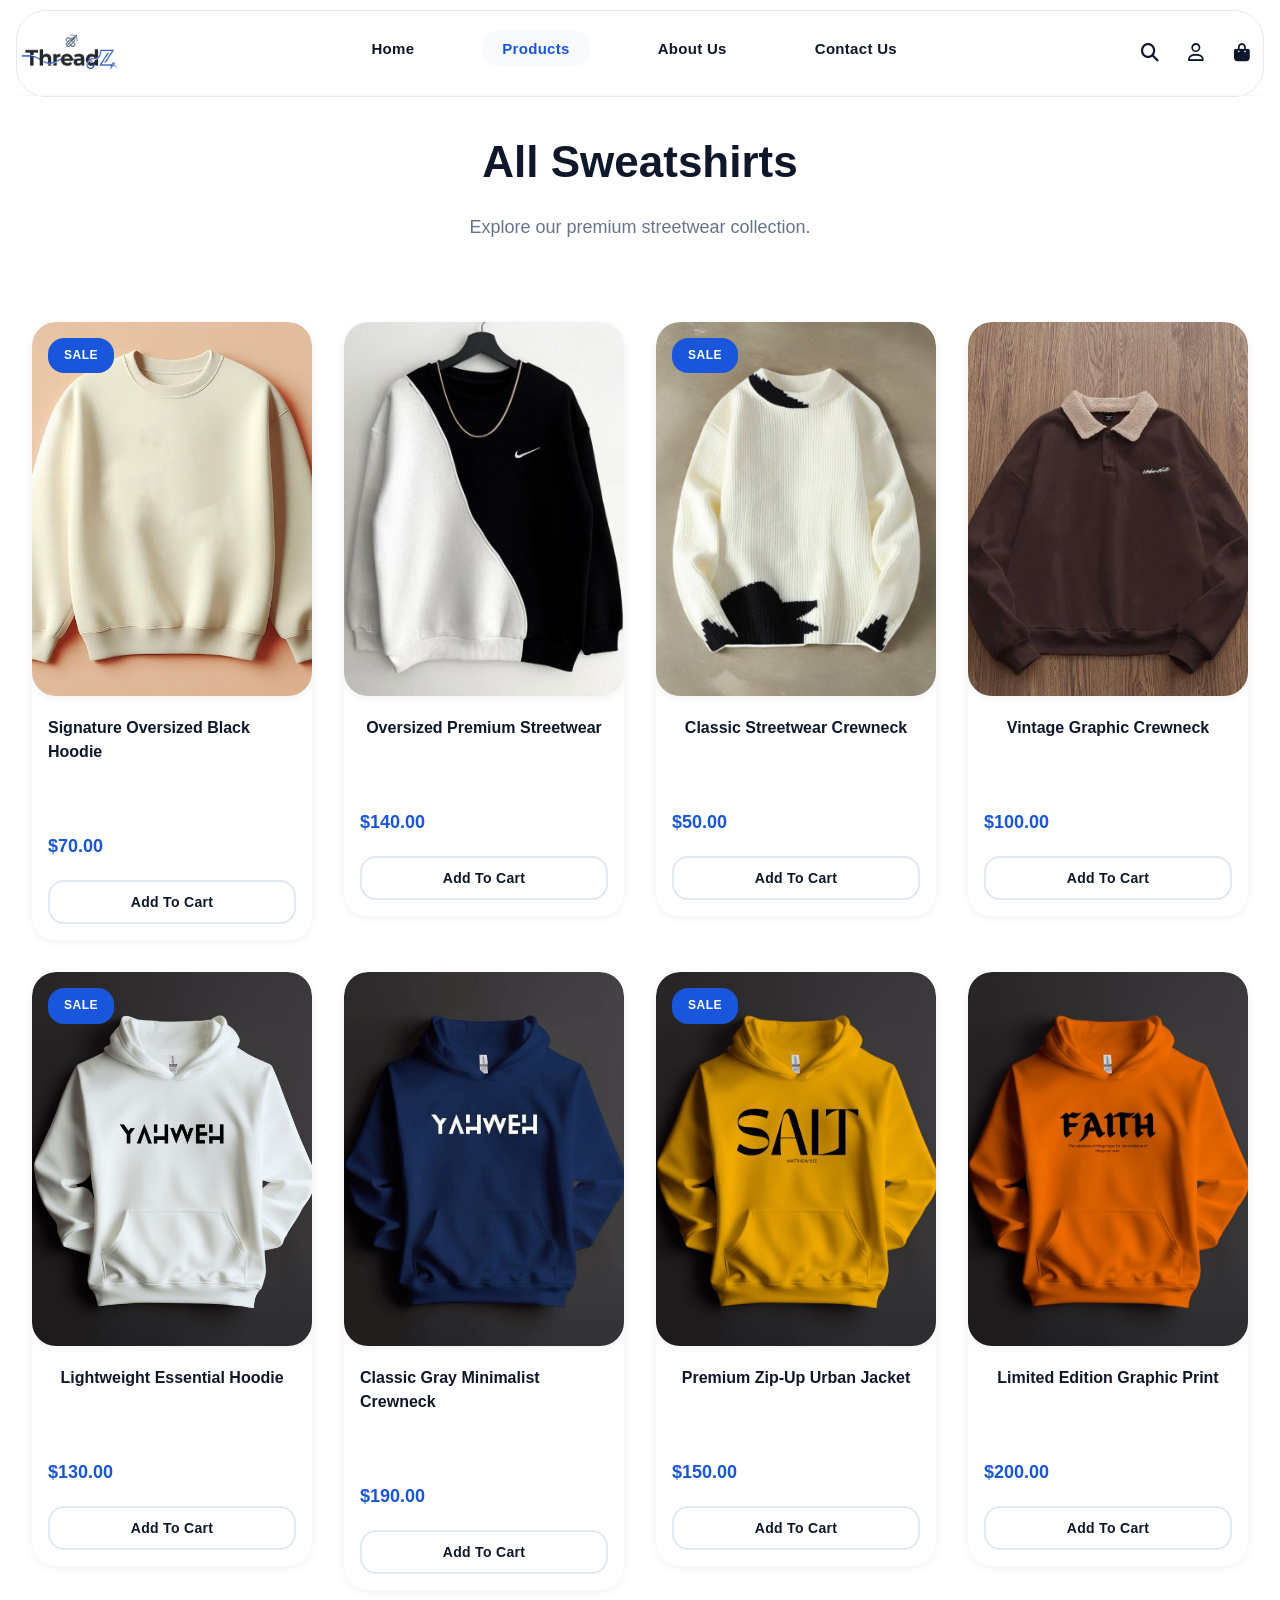
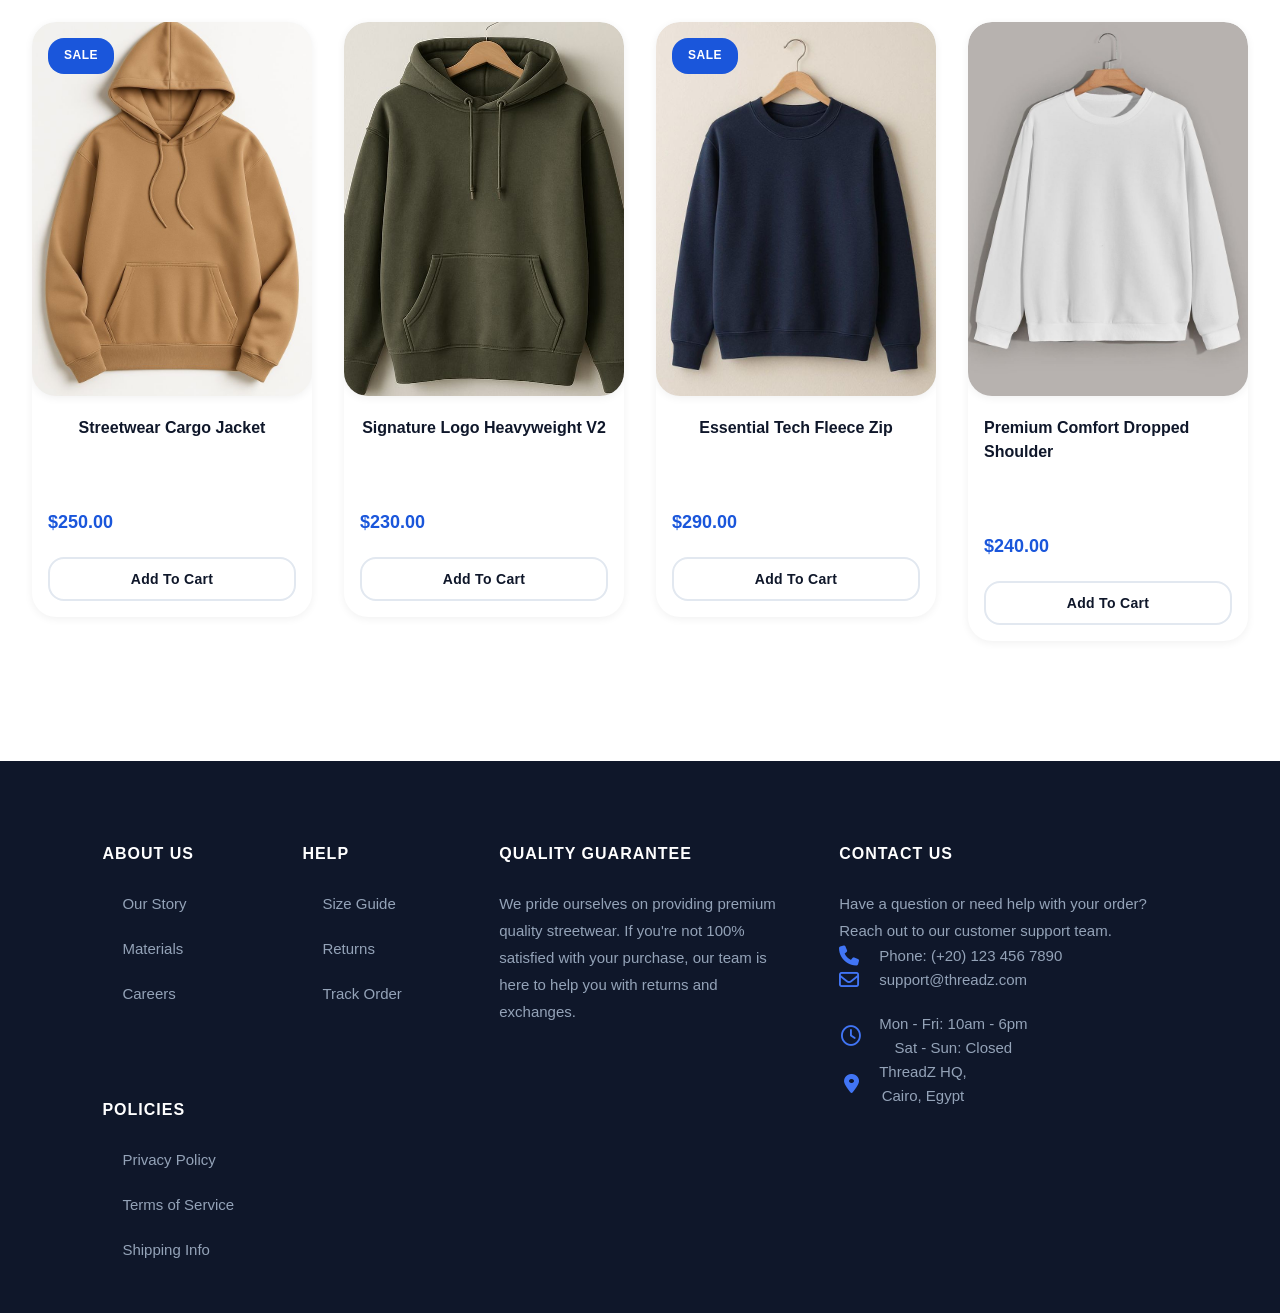
<file: pages/products.html>
<!DOCTYPE html>
<html lang="en">

<head>
    <meta charset="UTF-8">
    <meta name="viewport" content="width=device-width, initial-scale=1.0">
    <title>ThreadZ | Products</title>
    <link rel="stylesheet" href="../style/main.css">
    <link rel="stylesheet" href="../style/refinements.css">
    <link rel="stylesheet" href="https://cdnjs.cloudflare.com/ajax/libs/font-awesome/6.4.0/css/all.min.css" />
</head>

<body>
    <header>
        <div class="container flex-between top-bar">
            <div class="logo">
                <img src="../assets/images/Logo.png" alt="ThreadZ Logo">
            </div>

            <nav id="nav">
                <div class="nav-close">
                    <i class="fa-solid fa-x"></i>
                </div>
                <ul class="nav-links">
                    <li><a href="../index.html">Home</a></li>
                    <li><a href="../pages/products.html" class="active">Products </a></li>
                    <li><a href="../pages/about.html">About Us</a></li>
                    <li><a href="../pages/contact.html">Contact Us</a></li>
                </ul>
            </nav>

            <div class="header-actions">
                <div class="search-toggle" id="search-toggle"><i class="fa-solid fa-magnifying-glass"></i></div>
                <a href="./login.html" class="action-icon" title="Account"><i class="fa-regular fa-user"></i></a>
                <a href="./checkout.html" class="action-icon" title="Cart"><i class="fa-solid fa-bag-shopping"></i></a>
                <div class="bars"><i class="fa-solid fa-bars"></i></div>
            </div>
        </div>
        <div class="search-bar" id="search-bar">
            <div class="container">
                <div class="search-bar-inner"><i class="fa-solid fa-magnifying-glass"></i><input type="text" placeholder="Search for products..." id="search-input"><button class="search-close" id="search-close"><i class="fa-solid fa-xmark"></i></button></div>
            </div>
        </div>
    </header>

    <main>
        <section class="products-section" style="margin-top: 40px;">
            <h3>All Sweatshirts</h3>
            <p>Explore our premium streetwear collection.</p>
            <div class="products-grid" id="all-products">
                <!-- Data rendered dynamically from api.js -->
            </div>
        </section>
    </main>

    <footer>
        <div class="footer-content">
            <div class="footer-links">
                <div class="footer-columns">
                    <h3>About Us</h3>
                    <ul>
                        <li><a href="">Our Story</a></li>
                        <li><a href="">Materials</a></li>
                        <li><a href="">Careers</a></li>
                    </ul>
                </div>
                <div class="footer-columns">
                    <h3>Help</h3>
                    <ul>
                        <li><a href="">Size Guide</a></li>
                        <li><a href="">Returns</a></li>
                        <li><a href="">Track Order</a></li>
                    </ul>
                </div>
                <div class="footer-columns">
                    <h3>Policies</h3>
                    <ul>
                        <li><a href="">Privacy Policy</a></li>
                        <li><a href="">Terms of Service</a></li>
                        <li><a href="">Shipping Info</a></li>
                    </ul>
                </div>
            </div>

            <div class="footer-text">
                <h3>Quality Guarantee</h3>
                <p>We pride ourselves on providing premium quality streetwear. If you're not 100% satisfied with your purchase, our team is here to help you with returns and exchanges.</p>
            </div>
        </div>

        <div class="footer-contactus">
            <div class="footer-contactus-text">
                <h3>Contact Us</h3>
                <p>Have a question or need help with your order? Reach out to our customer support team.</p>
            </div>

            <div class="contact-info">
                <div class="contact-phone-email">
                    <p><i class="fa-solid fa-phone"></i> Phone: (+20) 123 456 7890 </p>
                    <p><i class="fa-regular fa-envelope"></i> support@threadz.com</p>
                </div>
                <div class="contact-date">
                    <p style="text-align: center;"><i class="fa-regular fa-clock"></i> Mon - Fri: 10am - 6pm <br>Sat - Sun: Closed </p>
                    <p style="text-align: center;"><i class="fa-solid fa-location-dot"></i> ThreadZ HQ, <br> Cairo, Egypt</p>
                </div>
            </div>
        </div>
    </footer>

    <script src="../scripts/api.js"></script>
    <script src="../scripts/ui.js"></script>
    <script src="../scripts/search.js"></script>
    <script src="../scripts/cart.js"></script>
</body>

</html>
</file>
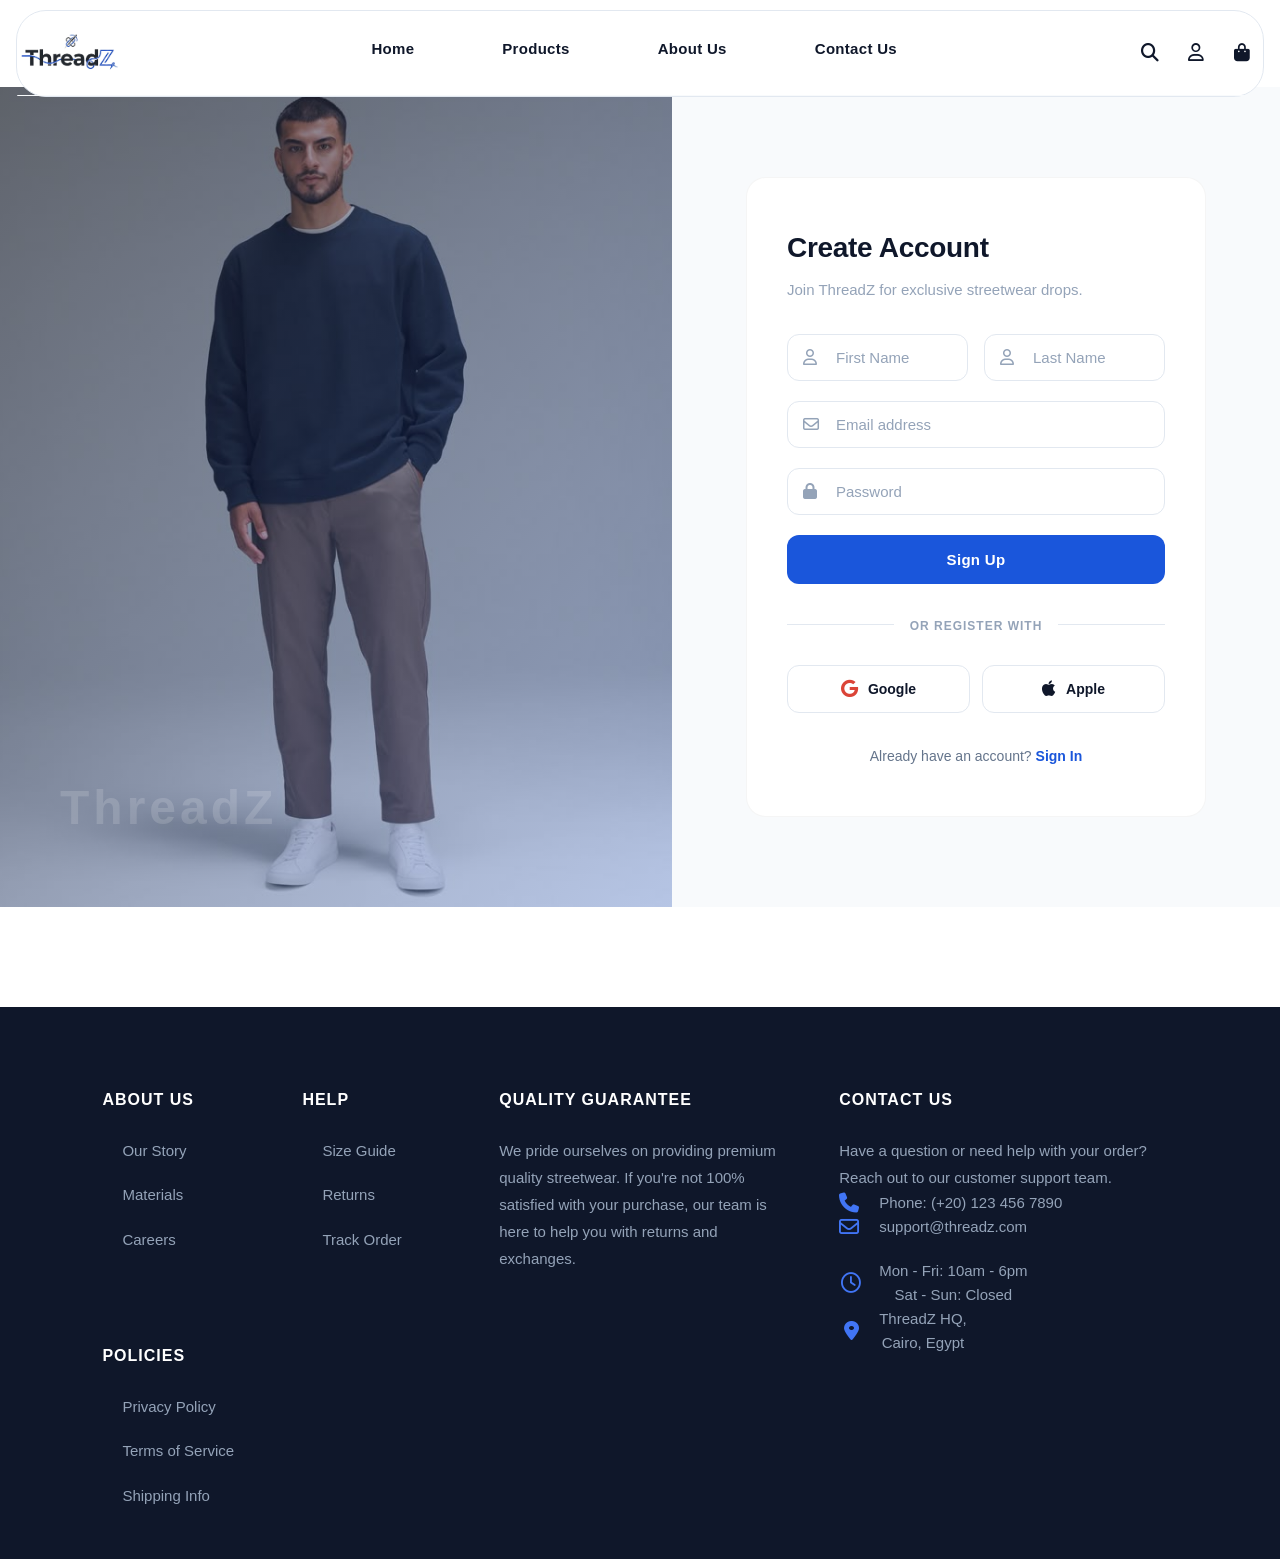
<file: pages/signup.html>
<!DOCTYPE html>
<html lang="en">
<head>
    <meta charset="UTF-8">
    <meta name="viewport" content="width=device-width, initial-scale=1.0">
    <title>ThreadZ | Sign Up</title>
    <link rel="stylesheet" href="../style/main.css">
    <link rel="stylesheet" href="../style/refinements.css">
    <link rel="stylesheet" href="../style/login.css">
    <link rel="stylesheet" href="https://cdnjs.cloudflare.com/ajax/libs/font-awesome/6.4.0/css/all.min.css" />
</head>
<body>
    <header>
        <div class="container flex-between top-bar">
            <div class="logo">
                <img src="../assets/images/Logo.png" alt="ThreadZ Logo">
            </div>
            
            <nav id="nav">
                <div class="nav-close">
                    <i class="fa-solid fa-x"></i>
                </div>
                <ul class="nav-links">
                    <li><a href="../index.html">Home</a></li>
                    <li><a href="./products.html">Products</a></li>
                    <li><a href="./about.html">About Us</a></li>
                    <li><a href="./contact.html">Contact Us</a></li>
                </ul>
            </nav>

            <div class="header-actions">
                <div class="search-toggle" id="search-toggle"><i class="fa-solid fa-magnifying-glass"></i></div>
                <a href="./login.html" class="action-icon" title="Account"><i class="fa-regular fa-user"></i></a>
                <a href="./checkout.html" class="action-icon" title="Cart"><i class="fa-solid fa-bag-shopping"></i></a>
                <div class="bars"><i class="fa-solid fa-bars"></i></div>
            </div>
        </div>
        <div class="search-bar" id="search-bar"><div class="container"><div class="search-bar-inner"><i class="fa-solid fa-magnifying-glass"></i><input type="text" placeholder="Search for products..." id="search-input"><button class="search-close" id="search-close"><i class="fa-solid fa-xmark"></i></button></div></div></div>
    </header>

    <main>
        <section class="login-section">
            <div class="login-image"></div>
            <div class="login-container">
                <div class="login-box">
                    <h2>Create Account</h2>
                    <p class="subtitle">Join ThreadZ for exclusive streetwear drops.</p>

                    <form action="#" method="POST">
                        <div style="display: flex; gap: 16px;">
                            <div class="input-group" style="flex: 1;">
                                <i class="fa-regular fa-user"></i>
                                <input type="text" placeholder="First Name" required>
                            </div>
                            <div class="input-group" style="flex: 1;">
                                <i class="fa-regular fa-user"></i>
                                <input type="text" placeholder="Last Name" required>
                            </div>
                        </div>

                        <div class="input-group">
                            <i class="fa-regular fa-envelope"></i>
                            <input type="email" placeholder="Email address" required>
                        </div>
                        
                        <div class="input-group">
                            <i class="fa-solid fa-lock"></i>
                            <input type="password" placeholder="Password" required>
                        </div>

                        <button type="submit" class="btn-login">Sign Up</button>

                        <div class="login-divider">
                            <span>Or register with</span>
                        </div>

                        <div class="social-login">
                            <button type="button" class="btn-social">
                                <i class="fa-brands fa-google" style="color: #DB4437;"></i> Google
                            </button>
                            <button type="button" class="btn-social">
                                <i class="fa-brands fa-apple"></i> Apple
                            </button>
                        </div>

                        <p class="signup-link">Already have an account? <a href="./login.html">Sign In</a></p>
                    </form>
                </div>
            </div>
        </section>
    </main>

    <footer>
        <div class="footer-content">
            <div class="footer-links">
                <div class="footer-columns">
                    <h3>About Us</h3>
                    <ul>
                        <li><a href="">Our Story</a></li>
                        <li><a href="">Materials</a></li>
                        <li><a href="">Careers</a></li>
                    </ul>
                </div>
                <div class="footer-columns">
                    <h3>Help</h3>
                    <ul>
                        <li><a href="">Size Guide</a></li>
                        <li><a href="">Returns</a></li>
                        <li><a href="">Track Order</a></li>
                    </ul>
                </div>
                <div class="footer-columns">
                    <h3>Policies</h3>
                    <ul>
                        <li><a href="">Privacy Policy</a></li>
                        <li><a href="">Terms of Service</a></li>
                        <li><a href="">Shipping Info</a></li>
                    </ul>
                </div>
            </div>
            
            <div class="footer-text">
                <h3>Quality Guarantee</h3>
                <p>We pride ourselves on providing premium quality streetwear. If you're not 100% satisfied with your purchase, our team is here to help you with returns and exchanges.</p>
            </div>
        </div>

        <div class="footer-contactus">
            <div class="footer-contactus-text">
                <h3>Contact Us</h3>
                <p>Have a question or need help with your order? Reach out to our customer support team.</p>
            </div>

            <div class="contact-info">
                <div class="contact-phone-email">
                    <p><i class="fa-solid fa-phone"></i> Phone: (+20) 123 456 7890 </p>
                    <p><i class="fa-regular fa-envelope"></i> support@threadz.com</p>  
                </div>
                <div class="contact-date">
                    <p style="text-align: center;"><i class="fa-regular fa-clock"></i> Mon - Fri: 10am - 6pm <br>Sat - Sun: Closed </p>
                    <p style="text-align: center;"><i class="fa-solid fa-location-dot"></i> ThreadZ HQ, <br> Cairo, Egypt</p>  
                </div>
            </div>
        </div>
    </footer>

    <script src="../scripts/api.js"></script>
    <script src="../scripts/ui.js"></script>
    <script src="../scripts/search.js"></script>
    <script src="../scripts/cart.js"></script>
</body>
</html>
</file>
<file: style/main.css>
* {
    margin: 0;
    padding: 0;
    box-sizing: border-box;
    font-family: -apple-system, BlinkMacSystemFont, 'Segoe UI', Roboto, 'Helvetica Neue', Arial, sans-serif;
}

/* Brand Identity Colors & Modern Variables */
:root {
    --primary-color: #1A56DB;
    --primary-dark: #0D3A99;
    --primary-light: #4175F5;
    --accent-color: #FF6B35;
    --success-color: #10B981;
    --warning-color: #F59E0B;

    --text-dark: #0F172A;
    --text-light: #64748B;
    --text-muted: #94A3B8;
    --bg-gray: #F8FAFC;
    --bg-dark-gray: #E2E8F0;
    --white: #FFFFFF;
    --black: #000000;

    /* Variables for Professional Look */
    --radius-sm: 8px;
    --radius-md: 16px;
    --radius-lg: 24px;
    --radius-xl: 32px;

    --shadow-sm: 0 2px 8px rgba(0, 0, 0, 0.06);
    --shadow-md: 0 8px 24px rgba(0, 0, 0, 0.1);
    --shadow-lg: 0 16px 40px rgba(0, 0, 0, 0.12);
    --shadow-xl: 0 20px 50px rgba(0, 0, 0, 0.15);

    --transition-fast: 0.25s ease;
    --transition-smooth: 0.4s ease-in-out;
    --transition-slow: 0.6s ease-in-out;
}

body {
    color: var(--text-dark);
    background-color: var(--white);
    line-height: 1.6;
}

/* Smooth scroll behavior */
html {
    scroll-behavior: smooth;
}

/* Custom scrollbar */
::-webkit-scrollbar {
    width: 5px;
    border-radius: 100%;
    background-color: var(--primary-color);
}

::-webkit-scrollbar-track {
    background: var(--bg-gray);
}

::-webkit-scrollbar-thumb {
    background: var(--primary-color);
    border-radius: 9px;
}

::-webkit-scrollbar-thumb:hover {
    background: var(--primary-dark);
}

/* Selection color */
::selection {
    background-color: var(--primary-color);
    color: var(--white);
}

/* ----------------- Header & Navbar (Modernized) ----------------- */
header {
    position: sticky;
    top: 10px;
    left: 0;
    width: calc(100% - 32px);
    margin: 0 auto;
    background-color: var(--white);
    z-index: 999;
    transition: var(--transition-fast);
    border: 1px solid var(--bg-dark-gray);
    border-radius: 30px;
}

.container {
    max-width: 1280px;
    margin: 0 auto;
    padding: 0 24px;
    position: relative;
}

.flex-between {
    display: flex;
    justify-content: space-between;
    align-items: center;
}

.logo img {
    height: 48px;
    width: auto;
    max-width: 280px;
    object-fit: contain;
    transition: transform var(--transition-smooth);
}

.logo img:hover {
    transform: scale(1.03);
}

.top-bar {
    padding: 18px 0;
}

/* Header Actions */
nav {
    display: flex;
    justify-content: center;
    align-items: center;
    flex-grow: 1;
}

.nav-links {
    list-style: none;
    display: flex;
    justify-content: center;
    gap: 48px;
}

.nav-links a {
    text-decoration: none;
    color: var(--text-dark);
    font-weight: 600;
    font-size: 15px;
    letter-spacing: 0.3px;
    position: relative;
    padding: 10px 20px;
    border-radius: 30px;
    transition: all var(--transition-fast);
    background-color: transparent;
}

.nav-links a:hover,
.nav-links a.active {
    color: var(--primary-color);
    background-color: var(--bg-gray);
}

.header-actions {
    display: flex;
    align-items: center;
    gap: 4px;
}

.header-actions .search-toggle,
.header-actions .action-icon {
    display: inline-flex;
    align-items: center;
    justify-content: center;
    width: 42px;
    height: 42px;
    border-radius: var(--radius-md);
    cursor: pointer;
    color: var(--text-dark);
    text-decoration: none;
    font-size: 18px;
    transition: all var(--transition-fast);
    background: transparent;
    border: none;
}

.header-actions .search-toggle:hover,
.header-actions .action-icon:hover {
    color: var(--primary-color);
    background-color: var(--bg-gray);
}

/* Search Bar (full-width slide-down) */
.search-bar {
    max-height: 0;
    overflow: hidden;
    background: var(--bg-gray);
    transition: max-height 0.3s ease;
    border-bottom: 1px solid transparent;
    border-radius: 0 0 20px 20px;
}

.search-bar.active {
    max-height: 80px;
    border-bottom: 1px solid var(--bg-dark-gray);
}

.search-bar.active.has-results {
    max-height: 400px;
}

.search-results {
    max-width: 600px;
    margin: 0 auto;
    padding: 0 0 16px 0;
    max-height: 320px;
    overflow-y: auto;
    display: flex;
    flex-direction: column;
    gap: 8px;
}

.search-results::-webkit-scrollbar {
    width: 4px;
}

.search-result-item {
    display: flex;
    align-items: center;
    gap: 16px;
    padding: 10px;
    border-radius: var(--radius-sm);
    cursor: pointer;
    transition: background-color var(--transition-fast);
    text-decoration: none;
}

.search-result-item:hover {
    background-color: rgba(0, 0, 0, 0.04);
}

.search-result-item img {
    width: 50px;
    height: 50px;
    border-radius: var(--radius-sm);
    object-fit: cover;
}

.search-result-item .details {
    display: flex;
    flex-direction: column;
    gap: 4px;
}

.search-result-item .title {
    font-size: 14px;
    font-weight: 600;
    color: var(--text-dark);
}

.search-result-item .price {
    font-size: 13px;
    font-weight: 700;
    color: var(--primary-color);
}

.search-no-results {
    padding: 20px 0;
    text-align: center;
    color: var(--text-muted);
    font-size: 14px;
    font-weight: 500;
}

.search-bar-inner {
    display: flex;
    align-items: center;
    gap: 12px;
    padding: 14px 0;
    max-width: 600px;
    margin: 0 auto;
}

.search-bar-inner>i {
    color: var(--text-muted);
    font-size: 16px;
}

.search-bar-inner input {
    flex: 1;
    border: none;
    background: transparent;
    font-size: 15px;
    font-family: inherit;
    color: var(--text-dark);
    outline: none;
}

.search-bar-inner input::placeholder {
    color: var(--text-muted);
}

.search-close {
    display: flex;
    align-items: center;
    justify-content: center;
    width: 32px;
    height: 32px;
    border: none;
    background: transparent;
    color: var(--text-muted);
    cursor: pointer;
    border-radius: var(--radius-sm);
    font-size: 16px;
    transition: all var(--transition-fast);
}

.search-close:hover {
    color: var(--text-dark);
    background: rgba(0, 0, 0, 0.05);
}

.user-action2,
.header-actions .bars,
.nav-close {
    display: none;
}

/* ----------------- Section 1: Hero ----------------- */
.hero-section {
    background: var(--bg-gray);
    width: 100%;
    min-height: 70vh;
    display: flex;
    justify-content: space-between;
    align-items: center;
    padding: 30px 8%;
    gap: 40px;
    position: relative;
    overflow: hidden;
}

.hero-wrapper::before {
    content: '';
    position: absolute;
    top: 50%;
    right: -10%;
    width: 500px;
    height: 500px;
    background: rgba(26, 86, 219, 0.05);
    filter: blur(100px);
    border-radius: 50%;
    z-index: 0;
}

.hero-text {
    flex: 1;
    z-index: 1;
    max-width: 500px;
}

.hero-text h2 {
    font-size: 52px;
    font-weight: 800;
    color: var(--text-dark);
    line-height: 1.2;
    letter-spacing: -1px;
    margin-bottom: 24px;
    color: var(--text-dark);
}

.hero-text p {
    color: var(--text-light);
    margin: 24px 0 40px;
    line-height: 1.8;
    font-size: 18px;
    text-align: left;
}

.hero-text button {
    padding: 15px 36px;
    color: var(--white);
    background: var(--primary-color);
    border: none;
    border-radius: var(--radius-md);
    font-weight: 600;
    letter-spacing: 0.5px;
    cursor: pointer;
    position: relative;
    z-index: 1;
    transition: var(--transition-smooth);
    font-size: 15px;
    overflow: hidden;
}

.hero-text button:hover {
    color: var(--white);
    background: var(--primary-dark);
    transform: translateY(-4px);
}

.hero-text button:active {
    transform: translateY(-2px);
}

@keyframes floatImage {
    0% {
        transform: translateY(0px) scale(1);
        filter: drop-shadow(0 20px 40px rgba(0, 0, 0, 0.12));
    }

    50% {
        transform: translateY(-15px) scale(1.02);
        filter: drop-shadow(0 35px 50px rgba(26, 86, 219, 0.2));
    }

    100% {
        transform: translateY(0px) scale(1);
        filter: drop-shadow(0 20px 40px rgba(0, 0, 0, 0.12));
    }
}

.hero-wrapper img {
    flex: 1;
    width: 100%;
    max-width: 380px;
    height: auto;
    z-index: 1;
    animation: floatImage 6s ease-in-out infinite;
}

/* ----------------- Promotion Section ----------------- */
.promotion-container {
    position: relative;
    width: 100%;
    top: -80px;
}

.promotion-card {
    display: flex;
    justify-content: space-between;
    align-items: stretch;
    width: 90%;
    margin: 60px auto;
    border-radius: var(--radius-xl);
    overflow: hidden;
    box-shadow: var(--shadow-lg);
    animation: fadup linear;
    animation-timeline: view();
    animation-range: entry 0% cover 25%;
}

.promotion-info {
    width: 50%;
    padding: 80px 60px;
    background: var(--bg-gray);
    display: flex;
    flex-direction: column;
    justify-content: center;
}

.author-profile {
    display: flex;
    align-items: center;
    margin-bottom: 40px;
}

.author-profile img {
    width: 70px;
    height: 70px;
    border-radius: 50%;
    box-shadow: var(--shadow-md);
    border: 3px solid var(--primary-light);
}

.author-details {
    margin-left: 20px;
}

.author-details h5 {
    font-weight: 700;
    font-size: 1.1rem;
    color: var(--text-dark);
}

.author-details p {
    color: var(--primary-color);
    font-size: 0.85rem;
    font-weight: 600;
    margin-top: 8px;
    text-transform: uppercase;
    letter-spacing: 0.5px;
}

.promotion-info h3 {
    font-size: 42px;
    font-weight: 800;
    margin-bottom: 24px;
    color: var(--text-dark);
    line-height: 1.2;
}

.promotion-info p {
    color: var(--text-light);
    line-height: 1.8;
    font-size: 16px;
}

.discount-banner {
    width: 50%;
    padding: 80px 60px;
    display: flex;
    flex-direction: column;
    justify-content: center;
    align-items: flex-start;
    background: var(--primary-color);
    background-image: url("./photos/itemdicount.png");
    background-position: center;
    background-size: cover;
    background-blend-mode: multiply;
    background-repeat: no-repeat;
    position: relative;
}

.discount-banner::before {
    content: '';
    position: absolute;
    top: -50%;
    right: -10%;
    width: 400px;
    height: 400px;
    background: rgba(255, 255, 255, 0.1);
    filter: blur(80px);
    border-radius: 50%;
    z-index: 0;
}

.discount-banner h3 {
    font-size: 48px;
    font-weight: 900;
    color: var(--white);
    margin-bottom: 20px;
    position: relative;
    z-index: 1;
}

.discount-banner p {
    width: 85%;
    margin-bottom: 40px;
    color: rgba(255, 255, 255, 0.9);
    line-height: 1.8;
    font-size: 16px;
    position: relative;
    z-index: 1;
}

.discount-banner button {
    padding: 14px 36px;
    background-color: var(--white);
    color: var(--primary-color);
    border: none;
    border-radius: var(--radius-md);
    font-size: 15px;
    font-weight: 700;
    cursor: pointer;
    transition: var(--transition-smooth);
    box-shadow: 0 8px 20px rgba(0, 0, 0, 0.15);
    position: relative;
    z-index: 1;
    letter-spacing: 0.3px;
}

.discount-banner button:hover {
    background-color: var(--primary-light);
    color: var(--white);
    transform: translateY(-3px);
    box-shadow: 0 12px 28px rgba(0, 0, 0, 0.2);
}

/* ----------------- Collections Section ----------------- */
.collections-section {
    margin: 80px 0;
    position: relative;
}

.collections-header {
    text-align: center;
    margin-bottom: 60px;
    animation: fadup linear;
    animation-timeline: view();
    animation-range: entry 0% cover 40%;
}

.collections-header h3 {
    font-weight: 800;
    font-size: 44px;
    color: var(--text-dark);
    margin-bottom: 16px;
    color: var(--text-dark);
}

.collections-header p {
    color: var(--text-light);
    font-size: 18px;
    max-width: 400px;
    margin: 0 auto;
}

.collections-grid {
    display: grid;
    grid-template-columns: repeat(4, 1fr);
    gap: 24px;
    padding: 0 40px;
    max-width: 1400px;
    margin: 0 auto;
}

.collection-card {
    background: rgba(0, 0, 0, 0.6) url("../assets/images/item-1.jpg");
    background-blend-mode: overlay;
    position: relative;
    background-position: center;
    background-repeat: no-repeat;
    background-size: cover;
    height: 420px;
    color: var(--white);
    width: 100%;
    border-radius: var(--radius-xl);
    overflow: hidden;
    box-shadow: var(--shadow-md);
    transition: var(--transition-smooth);
    animation: fadup linear;
    animation-timeline: view();
    animation-range: entry 0% cover 30%;
    cursor: pointer;
}

.collection-card:hover {
    transform: translateY(-16px);
    box-shadow: var(--shadow-xl);
}

.collection-card::after {
    content: '';
    position: absolute;
    top: 0;
    left: 0;
    right: 0;
    bottom: 0;
    background: rgba(26, 86, 219, 0.1);
    opacity: 0;
    transition: opacity var(--transition-smooth);
    border-radius: var(--radius-xl);
}

.collection-card:hover::after {
    opacity: 1;
}

@keyframes fadup {
    from {
        opacity: 0;
        transform: translateY(40px) scale(0.95);
    }

    to {
        opacity: 1;
        transform: translateY(0) scale(1);
    }
}

.bg-model-2 {
    background-image: url("../assets/images/item-2.jpg");
    background-color: rgba(0, 0, 0, 0.6);
    background-blend-mode: overlay;
}

.bg-model-3 {
    background-image: url("../assets/images/item-3.jpg");
    background-color: rgba(0, 0, 0, 0.6);
    background-blend-mode: overlay;
}

.bg-model-4 {
    background-image: url("../assets/images/item-4.jpg");
    background-color: rgba(0, 0, 0, 0.6);
    background-blend-mode: overlay;
}

.collection-card .card-text {
    position: absolute;
    bottom: 40px;
    left: 0;
    width: 100%;
    padding: 0 28px;
    text-align: center;
    z-index: 1;
}

.collection-card .card-text h5 {
    margin-bottom: 12px;
    font-size: 24px;
    font-weight: 800;
    letter-spacing: -0.5px;
}

.collection-card .card-text p {
    font-size: 14px;
    color: rgba(255, 255, 255, 0.85);
    line-height: 1.6;
}

/* ----------------- Products Section ----------------- */
.products-section {
    margin-top: 80px;
    animation: fadup linear;
    animation-timeline: view();
    animation-range: entry 0% cover 30%;
}

.products-section h3 {
    font-weight: 800;
    font-size: 44px;
    color: var(--text-dark);
    text-align: center;
    margin-bottom: 16px;
    color: var(--text-dark);
}

.products-section p {
    color: var(--text-light);
    text-align: center;
    font-size: 18px;
    margin-bottom: 60px;
    max-width: 400px;
    margin-left: auto;
    margin-right: auto;
}

.products-grid {
    max-width: 1280px;
    margin: 0 auto;
    display: flex;
    justify-content: center;
    gap: 32px;
    padding: 20px;
    flex-wrap: wrap;
}

.product-card {
    width: 280px;
    height: 100%;
    border: none !important;
    display: flex;
    flex-direction: column;
    transition: var(--transition-smooth);
    background: var(--white);
    border-radius: var(--radius-lg);
    overflow: hidden;
    box-shadow: var(--shadow-sm);
}

.product-card:hover {
    transform: translateY(-8px);
    box-shadow: var(--shadow-lg);
}

.product-card .image-wrapper {
    position: relative;
    overflow: hidden;
    border-radius: var(--radius-lg);
    box-shadow: var(--shadow-sm);
    aspect-ratio: 3/4;
    background-color: var(--bg-gray);
}

.product-card .image-wrapper img {
    width: 100%;
    height: 100%;
    object-fit: cover;
    transition: transform var(--transition-smooth);
}

.product-card:hover .image-wrapper img {
    transform: scale(1.1);
}

.product-card .image-wrapper p {
    position: absolute;
    top: 16px;
    left: 16px;
    background: var(--primary-color);
    color: var(--white);
    padding: 8px 16px;
    font-size: 12px;
    font-weight: 700;
    border-radius: var(--radius-md);
    letter-spacing: 0.5px;
    z-index: 2;
    text-transform: uppercase;
}

.product-card>p {
    margin-top: 20px;
    padding: 0 16px;
    text-align: left;
    color: var(--text-dark);
    font-weight: 600;
    font-size: 16px;
    line-height: 1.5;
}

.product-card span.price {
    display: block;
    text-align: left;
    padding: 0 16px;
    color: var(--primary-color);
    margin: 8px 0 20px;
    font-weight: 800;
    font-size: 18px;
}

.product-card button {
    width: calc(100% - 32px);
    margin: 0 16px 16px;
    padding: 12px 20px;
    background-color: transparent;
    color: var(--text-dark);
    border: 2px solid var(--bg-dark-gray);
    border-radius: var(--radius-md);
    cursor: pointer;
    transition: var(--transition-smooth);
    font-weight: 600;
    font-size: 14px;
    letter-spacing: 0.3px;
}

.product-card:hover button {
    background: var(--primary-color);
    color: var(--white);
    border-color: transparent;
    box-shadow: 0 8px 20px rgba(26, 86, 219, 0.3);
}

/* ----------------- Offer Banner ----------------- */
.offer-section {
    width: 88%;
    max-width: 1280px;
    margin: 80px auto;
    animation: fadup linear;
    animation-timeline: view();
    animation-range: entry 0% cover 25%;
}

.offer-section img {
    width: 100%;
    height: auto;
    border-radius: var(--radius-xl);
    box-shadow: var(--shadow-lg);
    transition: var(--transition-smooth);
}

.offer-section img:hover {
    transform: scale(1.02);
    box-shadow: var(--shadow-xl);
}

.offer-section {
    position: relative;
    overflow: hidden;
}

.offer-section::after {
    content: '';
    position: absolute;
    top: 0;
    left: 0;
    right: 0;
    bottom: 0;
    background: rgba(26, 86, 219, 0.05);
    border-radius: var(--radius-xl);
    pointer-events: none;
}

/* ----------------- Testimonials Section ----------------- */
.testimonials-section {
    margin: 80px 0;
    padding: 0 20px;
    animation: fadup linear;
    animation-timeline: view();
    animation-range: entry 0% cover 35%;
}

.testimonials-section h3 {
    font-weight: 800;
    font-size: 44px;
    color: var(--text-dark);
    text-align: center;
    margin-bottom: 16px;
    color: var(--text-dark);
}

.testimonials-section>p {
    color: var(--text-light);
    text-align: center;
    font-size: 18px;
    max-width: 400px;
    margin: 0 auto 60px;
}

.Customers {
    max-width: 1200px;
    margin: 0 auto;
    display: flex;
    justify-content: center;
    gap: 32px;
    padding: 0;
}

.card-Customers {
    text-align: center;
    box-shadow: var(--shadow-md);
    padding: 48px 32px;
    width: 32%;
    border-radius: var(--radius-xl);
    background: var(--bg-gray);
    transition: var(--transition-smooth);
    border: 1px solid rgba(0, 0, 0, 0.05);
    position: relative;
    overflow: hidden;
}

.card-Customers::before {
    content: '';
    position: absolute;
    top: -50%;
    right: -50%;
    width: 200px;
    height: 200px;
    background: rgba(26, 86, 219, 0.05);
    filter: blur(20px);
    border-radius: 50%;
    transition: var(--transition-smooth);
}

.card-Customers:hover {
    box-shadow: var(--shadow-lg);
    transform: translateY(-8px);
}

.card-Customers:hover::before {
    top: -30%;
    right: -30%;
}

.card-Customers img {
    border-radius: 50%;
    margin-bottom: 24px;
    object-fit: cover;
    width: 90px;
    height: 90px;
    box-shadow: var(--shadow-md);
    border: 4px solid var(--primary-light);
    position: relative;
    z-index: 1;
}

.card-Customers p {
    font-style: italic;
    color: var(--text-light);
    margin-bottom: 24px;
    font-size: 16px;
    line-height: 1.8;
    position: relative;
    z-index: 1;
}

.card-Customers span {
    color: var(--text-dark);
    font-weight: 700;
    display: block;
    font-size: 18px;
    position: relative;
    z-index: 1;
}

/* ----------------- Footer ----------------- */
footer {
    background: #0F172A;
    color: #F8FAFC;
    padding: 80px 8% 40px;
    display: flex;
    justify-content: space-between;
    flex-wrap: wrap;
    gap: 60px;
    margin-top: 100px;
}

.footer-content {
    display: flex;
    flex-wrap: wrap;
    gap: 60px;
    flex: 2;
    min-width: 60%;
}

.footer-links {
    display: flex;
    gap: 80px;
    flex-wrap: wrap;
    flex: 2;
}

.footer-columns {
    min-width: 120px;
}

.footer-columns h3,
.footer-text h3,
.footer-contactus-text h3 {
    color: #FFFFFF;
    font-size: 16px;
    margin-bottom: 24px;
    font-weight: 700;
    text-transform: uppercase;
    letter-spacing: 1px;
}

.footer-columns ul {
    list-style: none;
    padding: 0;
}

.footer-columns ul li {
    margin-top: 16px;
}

.footer-columns ul li a {
    text-decoration: none;
    color: #94A3B8;
    transition: all var(--transition-fast);
    font-size: 15px;
    font-weight: 500;
}

.footer-columns ul li a:hover {
    color: var(--primary-light);
    transform: translateX(4px);
    display: inline-block;
}

.footer-text {
    flex: 1;
    min-width: 280px;
}

.footer-text p,
.footer-contactus-text p {
    line-height: 1.8;
    color: #94A3B8;
    font-size: 15px;
    font-weight: 500;
}

.footer-contactus {
    flex: 1;
    min-width: 280px;
}

.contact-info {
    display: flex;
    flex-direction: column;
    gap: 20px;
}

.contact-info p {
    color: #94A3B8;
    font-size: 15px;
    display: flex;
    align-items: center;
    font-weight: 500;
}

.contact-info i {
    color: var(--primary-light);
    margin-right: 16px;
    font-size: 20px;
    width: 24px;
}


/* ----------------- Responsive Design ----------------- */
@media (max-width: 1024px) {
    .container {
        padding: 0 20px;
    }

    .hero-section {
        flex-direction: column;
        padding: 40px 24px;
        min-height: auto;
        text-align: center;
    }

    .hero-text {
        max-width: 100%;
        text-align: center;
    }

    .hero-text p {
        text-align: center;
    }

    .hero-text button {
        margin: 0 auto;
        display: block;
    }

    .hero-section img {
        max-width: 100%;
        width: 100%;
        margin-top: 30px;
    }

    .hero-text h2 {
        font-size: 36px;
    }

    /* Promotion */
    .promotion-card {
        flex-direction: column;
        width: 95%;
    }

    .promotion-info,
    .discount-banner {
        width: 100%;
        padding: 48px 32px;
    }

    .promotion-info h3 {
        font-size: 28px;
    }

    .discount-banner h3 {
        font-size: 36px;
    }

    /* Collections */
    .collections-grid {
        grid-template-columns: repeat(2, 1fr);
        padding: 0 20px;
    }

    .collection-card {
        height: 300px;
    }

    .collections-header h3 {
        font-size: 32px;
    }

    /* Products */
    .products-section h3,
    .testimonials-section h3 {
        font-size: 32px;
    }

    .products-grid {
        gap: 24px;
        padding: 20px;
    }

    .product-card {
        width: calc(50% - 12px);
    }

    /* Testimonials */
    .Customers {
        flex-wrap: wrap;
        gap: 20px;
    }

    .testimonial-card,
    .card-Customers {
        width: calc(50% - 10px);
    }

    /* Footer */
    footer {
        flex-direction: column;
        gap: 40px;
        padding: 48px 24px;
    }

    .footer-links {
        gap: 40px;
    }

    .footer-content {
        flex-direction: column;
        gap: 32px;
    }
}

@media (max-width: 768px) {
    .container {
        padding: 0 16px;
    }

    .top-bar {
        padding: 12px 0;
    }

    .logo img {
        height: 36px;
    }

    /* Mobile header actions */
    .header-actions .search-toggle,
    .header-actions .action-icon {
        width: 38px;
        height: 38px;
        font-size: 16px;
    }

    .header-actions .bars {
        display: flex;
        align-items: center;
        justify-content: center;
        cursor: pointer;
        color: var(--text-dark);
        font-size: 18px;
        width: 38px;
        height: 38px;
        border-radius: var(--radius-sm);
        transition: background-color var(--transition-fast);
    }

    .header-actions .bars:active {
        background-color: var(--bg-gray);
    }

    header {
        border-bottom: 1px solid var(--bg-dark-gray);
        border-radius: 16px;
        top: 10px;
        width: 95%;
        padding: 0 12px;
        box-shadow: var(--shadow-md);
    }

    nav {
        position: absolute;
        top: 100%;
        left: 0;
        right: 0;
        width: 100%;
        background: var(--white);
        max-height: 0;
        overflow: hidden;
        transition: max-height 0.35s ease, border-color 0.35s ease;
        z-index: 1000;
        border-bottom: 1px solid transparent;
        border-radius: 0 0 16px 16px;
    }

    nav.active {
        max-height: 350px;
        border-bottom: 1px solid var(--bg-dark-gray);
    }

    .nav-close {
        display: none;
    }

    .nav-links {
        flex-direction: column;
        gap: 0;
        text-align: left;
        justify-content: flex-start;
        padding: 8px 0;
    }

    .nav-links li {
        margin-bottom: 0;
    }

    .nav-links a {
        font-size: 15px;
        display: block;
        padding: 14px 24px;
        border-radius: 0;
        color: var(--text-dark);
        font-weight: 500;
        transition: background-color var(--transition-fast), color var(--transition-fast);
    }

    .nav-links a:hover,
    .nav-links a.active {
        background-color: var(--bg-gray);
        color: var(--primary-color);
    }

    .nav-links a.active {
        font-weight: 600;
        border-left: 3px solid var(--primary-color);
        padding-left: 21px;
    }

    .user-action2 {
        display: none;
    }

    /* Hero */
    .hero-section {
        padding: 32px 16px;
        text-align: center;
    }

    .hero-text h2 {
        font-size: 26px;
    }

    .hero-text p {
        text-align: center;
        font-size: 15px;
        margin: 16px 0 28px;
    }

    .hero-text button {
        margin: 0 auto;
        display: block;
        width: 100%;
        padding: 14px;
    }

    .hero-section img {
        max-width: 280px;
        margin: 0 auto;
    }

    /* Promotion */
    .promotion-container {
        top: -40px;
    }

    .promotion-card {
        flex-direction: column;
        width: 95%;
        border-radius: var(--radius-lg);
    }

    .promotion-info {
        width: 100%;
        padding: 32px 20px;
    }

    .promotion-info h3 {
        font-size: 24px;
    }

    .discount-banner {
        width: 100%;
        padding: 32px 20px;
    }

    .discount-banner h3 {
        font-size: 32px;
    }

    .author-profile img {
        width: 50px;
        height: 50px;
    }

    /* Collections */
    .collections-section {
        margin: 40px 0;
    }

    .collections-header {
        margin-bottom: 32px;
    }

    .collections-header h3 {
        font-size: 26px;
    }

    .collections-header p {
        font-size: 15px;
    }

    .collections-grid {
        grid-template-columns: 1fr;
        padding: 0 16px;
        gap: 16px;
    }

    .collection-card {
        height: 220px;
        border-radius: var(--radius-lg);
    }

    .collection-card .card-text h5 {
        font-size: 18px;
    }

    .collection-card .card-text p {
        font-size: 13px;
    }

    /* Products */
    .products-section {
        margin-top: 40px;
    }

    .products-section h3,
    .testimonials-section h3 {
        font-size: 26px;
    }

    .products-section>p,
    .testimonials-section>p {
        font-size: 15px;
        margin-bottom: 32px;
    }

    .products-grid {
        gap: 16px;
        padding: 0 16px;
    }

    .product-card {
        width: calc(50% - 8px);
    }

    .product-card>p {
        font-size: 14px;
        padding: 0 10px;
        margin-top: 12px;
    }

    .product-card span.price {
        font-size: 16px;
        padding: 0 10px;
        margin: 6px 0 12px;
    }

    .product-card button {
        width: calc(100% - 20px);
        margin: 0 10px 10px;
        padding: 10px;
        font-size: 13px;
    }

    /* Testimonials */
    .testimonials-section {
        margin: 40px 0;
    }

    .Customers {
        flex-direction: column;
        gap: 16px;
        padding: 0 16px;
    }

    .testimonial-card,
    .card-Customers {
        width: 100%;
        padding: 28px 20px;
    }

    /* Footer */
    footer {
        padding: 40px 16px;
        gap: 24px;
        margin-top: 60px;
    }

    .footer-content {
        flex-direction: column;
        gap: 24px;
    }

    .footer-links {
        flex-direction: column;
        gap: 24px;
    }

    .footer-columns h3 {
        margin-bottom: 12px;
    }

    .footer-contactus {
        min-width: auto;
    }

    .contact-info {
        gap: 16px;
    }

    .contact-date p,
    .contact-phone-email p {
        font-size: 14px;
    }

    .offer-section {
        width: 95%;
        margin: 40px auto;
    }

    /* Checkout Responsive */
    .invoice-container {
        margin: 40px auto !important;
        padding: 0 16px !important;
    }

    .invoice-header {
        flex-direction: column !important;
        align-items: flex-start !important;
        gap: 12px !important;
    }

    .invoice-header h1 {
        font-size: 24px !important;
    }

    .invoice-table th:nth-child(n+3),
    .invoice-table td:nth-child(n+3) {
        display: none;
    }

    .invoice-summary {
        justify-content: stretch !important;
    }

    .summary-box {
        width: 100% !important;
    }
}
</file>
<file: style/refinements.css>
/* Add nav divider styling */
.nav-divider {
    height: 1px;
    background: var(--bg-dark-gray);
    display: none;
}

/* Improve input and form elements */
input,
textarea,
select {
    font-family: inherit;
    border-radius: var(--radius-md);
    border: 1px solid var(--bg-dark-gray);
    padding: 10px 14px;
    transition: all var(--transition-fast);
    font-size: 14px;
}

input:focus,
textarea:focus,
select:focus {
    outline: none;
    border-color: var(--primary-color);
    box-shadow: 0 0 0 3px rgba(26, 86, 219, 0.1);
}

input::placeholder {
    color: var(--text-muted);
}

/* Badge and label styling */
.badge {
    display: inline-block;
    padding: 6px 12px;
    background: var(--primary-color);
    color: var(--white);
    border-radius: var(--radius-sm);
    font-size: 12px;
    font-weight: 700;
    text-transform: uppercase;
    letter-spacing: 0.5px;
}

.label {
    display: block;
    margin-bottom: 8px;
    color: var(--text-dark);
    font-weight: 600;
    font-size: 14px;
}

/* Links with smooth transitions */
a {
    transition: all var(--transition-fast);
    text-decoration: none;
    color: var(--primary-color);
}

a:hover {
    color: var(--primary-dark);
}

/* Button active states */
button:active {
    transform: scale(0.98);
}

button:disabled {
    opacity: 0.6;
    cursor: not-allowed;
}

/* Code blocks if present */
code,
pre {
    font-family: 'Monaco', 'Courier New', monospace;
    background-color: var(--bg-gray);
    border-radius: var(--radius-md);
    padding: 2px 6px;
}

pre {
    padding: 16px;
    overflow-x: auto;
}

/* List styling improvements */
ul,
ol {
    margin-left: 20px;
}

li {
    margin-bottom: 8px;
    line-height: 1.8;
}

/* Blockquote styling */
blockquote {
    border-left: 4px solid var(--primary-color);
    padding-left: 16px;
    margin-left: 0;
    color: var(--text-light);
    font-style: italic;
}

/* HR improvements */
hr {
    border: none;
    border-top: 1px solid var(--bg-dark-gray);
    margin: 32px 0;
}

/* Images defaults */
img {
    max-width: 100%;
    height: auto;
    display: block;
}

/* Loading states */
.loading {
    opacity: 0.7;
    cursor: wait;
    pointer-events: none;
}

/* Utility classes for spacing */
.mt-4 {
    margin-top: 16px;
}

.mt-8 {
    margin-top: 32px;
}

.mb-4 {
    margin-bottom: 16px;
}

.mb-8 {
    margin-bottom: 32px;
}

.p-4 {
    padding: 16px;
}

.p-8 {
    padding: 32px;
}

/* Text utilities */
.text-center {
    text-align: center;
}

.text-muted {
    color: var(--text-muted);
}

.font-bold {
    font-weight: 700;
}

.font-semibold {
    font-weight: 600;
}

/* Smooth color transitions */
* {
    transition: background-color var(--transition-fast), color var(--transition-fast),
        border-color var(--transition-fast);
}

button,
a {
    transition: all var(--transition-smooth);
}

/* Print styles */
@media print {
    * {
        box-shadow: none !important;
        text-shadow: none !important;
    }

    a,
    a:visited {
        text-decoration: underline;
    }

    button {
        display: none;
    }
}

/* Avoid layout shift */
html {
    scroll-padding-top: 80px;
}

/* Better dark mode support if needed */
@media (prefers-color-scheme: dark) {
    :root {
        --text-dark: #F8FAFC;
        --text-light: #CBD5E1;
        --bg-gray: #1E293B;
        --bg-dark-gray: #334155;
        --white: #0F172A;
    }

    body {
        background-color: var(--white);
        color: var(--text-dark);
    }
}

/* Smooth animations */
@keyframes slideIn {
    from {
        opacity: 0;
        transform: translateX(-20px);
    }
    to {
        opacity: 1;
        transform: translateX(0);
    }
}

@keyframes slideUp {
    from {
        opacity: 0;
        transform: translateY(20px);
    }
    to {
        opacity: 1;
        transform: translateY(0);
    }
}

@keyframes pulse {
    0%,
    100% {
        opacity: 1;
    }
    50% {
        opacity: 0.5;
    }
}

@keyframes fadeIn {
    from {
        opacity: 0;
    }
    to {
        opacity: 1;
    }
}

/* Grid and Flexbox utilities */
.flex {
    display: flex;
}

.flex-center {
    display: flex;
    align-items: center;
    justify-content: center;
}

.flex-between {
    display: flex;
    justify-content: space-between;
    align-items: center;
}

.grid {
    display: grid;
}

/* Box utilities */
.rounded {
    border-radius: var(--radius-md);
}

.rounded-lg {
    border-radius: var(--radius-lg);
}

.shadow {
    box-shadow: var(--shadow-md);
}

.shadow-lg {
    box-shadow: var(--shadow-lg);
}

/* Display utilities */
.hidden {
    display: none;
}

.inline {
    display: inline;
}

.block {
    display: block;
}

.inline-block {
    display: inline-block;
}

/* Overflow utilities */
.overflow-hidden {
    overflow: hidden;
}

.overflow-auto {
    overflow: auto;
}

/* Position utilities */
.relative {
    position: relative;
}

.absolute {
    position: absolute;
}

.sticky {
    position: sticky;
}

.fixed {
    position: fixed;
}

/* --- New UI Refinements --- */
header {
    transition: all 0.3s ease;
}

header.scrolled {
    box-shadow: 0 10px 30px rgba(0, 0, 0, 0.08);
    border-color: transparent;
}

/* Base reset for Add To Cart buttons */
button.add-to-cart, button.btn-mini, button.btn-add, .product-card button {
    box-shadow: none !important;
}

/* Search popover removed - now using search-bar in main.css */

/* Back To Top Button */
.back-to-top {
    position: fixed;
    bottom: 30px;
    right: 30px;
    width: 50px;
    height: 50px;
    background: var(--primary-color) !important;
    color: var(--white);
    border: none;
    border-radius: 50%;
    font-size: 20px;
    cursor: pointer;
    z-index: 999;
    opacity: 0;
    transform: translateY(20px);
    transition: all 0.3s cubic-bezier(0.68, -0.55, 0.265, 1.55);
    box-shadow: 0 5px 15px rgba(26, 86, 219, 0.3) !important;
    pointer-events: none;
}

.back-to-top.visible {
    opacity: 1;
    transform: translateY(0);
    pointer-events: all;
}

.back-to-top:hover {
    background: var(--primary-dark) !important;
}

/* Toast Container */
#toast-container {
    position: fixed;
    bottom: 30px;
    left: 30px; 
    z-index: 9999;
    display: flex;
    flex-direction: column;
    gap: 10px;
}

.awesome-toast {
    background: var(--primary-color);
    color: #fff;
    padding: 16px 24px;
    border-radius: var(--radius-md);
    }
    to {
        opacity: 1;
    }

/* Grid and Flexbox utilities */
.flex {
    display: flex;
}

.flex-center {
    display: flex;
    align-items: center;
    justify-content: center;
}

.flex-between {
    display: flex;
    justify-content: space-between;
    align-items: center;
}

.grid {
    display: grid;
}

/* Box utilities */
.rounded {
    border-radius: var(--radius-md);
}

.rounded-lg {
    border-radius: var(--radius-lg);
}

.shadow {
    box-shadow: var(--shadow-md);
}

.shadow-lg {
    box-shadow: var(--shadow-lg);
}

/* Display utilities */
.hidden {
    display: none;
}

.inline {
    display: inline;
}

.block {
    display: block;
}

.inline-block {
    display: inline-block;
}

/* Overflow utilities */
.overflow-hidden {
    overflow: hidden;
}

.overflow-auto {
    overflow: auto;
}

/* Position utilities */
.relative {
    position: relative;
}

.absolute {
    position: absolute;
}

.sticky {
    position: sticky;
}

.fixed {
    position: fixed;
}

/* --- New UI Refinements --- */
header {
    transition: all 0.3s ease;
}

header.scrolled {
    background: rgba(255, 255, 255, 0.95);
    backdrop-filter: blur(10px);
    box-shadow: 0 4px 20px rgba(0, 0, 0, 0.05);
    padding-top: 10px;
    padding-bottom: 10px;
}

/* Base reset for Add To Cart buttons */
button.add-to-cart, button.btn-mini, button.btn-add, .product-card button {
    box-shadow: none !important;
}

/* Search Popover */
.search-popover {
    position: absolute;
    top: 60px;
    right: 0;
    background: var(--white);
    border-radius: var(--radius-lg);
    box-shadow: 0 10px 40px rgba(0,0,0,0.1);
    display: flex;
    overflow: hidden;
    width: 320px;
    opacity: 0;
    transform: translateY(-10px);
    pointer-events: none;
    transition: all 0.3s cubic-bezier(0.68, -0.55, 0.265, 1.55);
    z-index: 1000;
    border: 1px solid rgba(0,0,0,0.05);
}

.search-popover.active {
    opacity: 1;
    transform: translateY(0);
    pointer-events: all;
}

.search-popover input {
    flex: 1;
    border: none;
    padding: 16px 20px;
    font-size: 14px;
    outline: none;
    color: var(--text-dark);
}

.search-popover button {
    background: var(--primary-color) !important;
    color: white;
    border: none;
    padding: 0 20px;
    cursor: pointer;
    border-radius: 0;
}

/* Back To Top Button */
.back-to-top {
    position: fixed;
    bottom: 30px;
    right: 30px;
    width: 50px;
    height: 50px;
    background: var(--primary-color) !important;
    color: var(--white);
    border: none;
    border-radius: 50%;
    font-size: 20px;
    cursor: pointer;
    z-index: 999;
    opacity: 0;
    transform: translateY(20px);
    transition: all 0.3s cubic-bezier(0.68, -0.55, 0.265, 1.55);
    box-shadow: 0 5px 15px rgba(26, 86, 219, 0.3) !important;
    pointer-events: none;
}

.back-to-top.visible {
    opacity: 1;
    transform: translateY(0);
    pointer-events: all;
}

.back-to-top:hover {
    background: var(--primary-dark) !important;
}

/* Toast Container */
#toast-container {
    position: fixed;
    bottom: 30px;
    left: 30px; 
    z-index: 9999;
    display: flex;
    flex-direction: column;
    gap: 10px;
}

.awesome-toast {
    background: var(--primary-color);
    color: #fff;
    padding: 16px 24px;
    border-radius: var(--radius-md);
    font-size: 14px;
    font-weight: bold;
    display: flex;
    align-items: center;
    gap: 12px;
    transform: translateX(-100%);
    opacity: 0;
    transition: all 0.4s cubic-bezier(0.175, 0.885, 0.32, 1.275);
}

.awesome-toast.show {
    transform: translateX(0);
    opacity: 1;
}

/* Grid and Flexbox utilities */
.flex {
    display: flex;
}

.flex-center {
    display: flex;
    align-items: center;
    justify-content: center;
}

.flex-between {
    display: flex;
    justify-content: space-between;
    align-items: center;
}

.grid {
    display: grid;
}

/* Box utilities */
.rounded {
    border-radius: var(--radius-md);
}

.rounded-lg {
    border-radius: var(--radius-lg);
}

.shadow {
    box-shadow: var(--shadow-md);
}

.shadow-lg {
    box-shadow: var(--shadow-lg);
}

/* Display utilities */
.hidden {
    display: none;
}

.inline {
    display: inline;
}

.block {
    display: block;
}

.inline-block {
    display: inline-block;
}

/* Overflow utilities */
.overflow-hidden {
    overflow: hidden;
}

.overflow-auto {
    overflow: auto;
}

/* Position utilities */
.relative {
    position: relative;
}

.absolute {
    position: absolute;
}

.sticky {
    position: sticky;
}

.fixed {
    position: fixed;
}

/* --- New UI Refinements --- */
header {
    transition: all 0.3s ease;
}

header.scrolled {
    background: rgba(255, 255, 255, 0.95);
    backdrop-filter: blur(10px);
    box-shadow: 0 4px 20px rgba(0, 0, 0, 0.05);
    padding-top: 10px;
    padding-bottom: 10px;
}

/* Base reset for Add To Cart buttons */
button.add-to-cart, button.btn-mini, button.btn-add, .product-card button {
    box-shadow: none !important;
}

/* Search Popover */
.search-popover {
    position: absolute;
    top: 60px;
    right: 0;
    background: var(--white);
    border-radius: var(--radius-lg);
    box-shadow: 0 10px 40px rgba(0,0,0,0.1);
    display: flex;
    overflow: hidden;
    width: 320px;
    opacity: 0;
    transform: translateY(-10px);
    pointer-events: none;
    transition: all 0.3s cubic-bezier(0.68, -0.55, 0.265, 1.55);
    z-index: 1000;
    border: 1px solid rgba(0,0,0,0.05);
}

.search-popover.active {
    opacity: 1;
    transform: translateY(0);
    pointer-events: all;
}

.search-popover input {
    flex: 1;
    border: none;
    padding: 16px 20px;
    font-size: 14px;
    outline: none;
    color: var(--text-dark);
}

.search-popover button {
    background: var(--primary-color) !important;
    color: white;
    border: none;
    padding: 0 20px;
    cursor: pointer;
    border-radius: 0;
}

/* Back To Top Button */
.back-to-top {
    position: fixed;
    bottom: 30px;
    right: 30px;
    width: 50px;
    height: 50px;
    background: var(--primary-color) !important;
    color: var(--white);
    border: none;
    border-radius: 50%;
    font-size: 20px;
    cursor: pointer;
    z-index: 999;
    opacity: 0;
    transform: translateY(20px);
    transition: all 0.3s cubic-bezier(0.68, -0.55, 0.265, 1.55);
    box-shadow: 0 5px 15px rgba(26, 86, 219, 0.3) !important;
    pointer-events: none;
}

.back-to-top.visible {
    opacity: 1;
    transform: translateY(0);
    pointer-events: all;
}

.back-to-top:hover {
    background: var(--primary-dark) !important;
}

/* Toast Container */
#toast-container {
    position: fixed;
    bottom: 30px;
    left: 30px; 
    z-index: 9999;
    display: flex;
    flex-direction: column;
    gap: 10px;
}

.awesome-toast {
    background: var(--primary-color);
    color: #fff;
    padding: 16px 24px;
    border-radius: var(--radius-md);
    box-shadow: 0 10px 25px rgba(26, 86, 219, 0.4);
    font-size: 14px;
    font-weight: bold;
    display: flex;
    align-items: center;
    gap: 12px;
    transform: translateX(-100px);
    opacity: 0;
    transition: all 0.3s cubic-bezier(0.68, -0.55, 0.265, 1.55);
}

.awesome-toast.show {
    transform: translateX(0);
    opacity: 1;
}

/* --- Testimonials Section Styling --- */
.testimonials-section {
    padding: 80px 0;
    text-align: center;
    background: var(--bg-gray);
    margin-top: 60px;
}

.testimonials-section h3 {
    font-size: 32px;
    font-weight: 800;
    color: var(--text-dark);
    margin-bottom: 8px;
}

.testimonials-section p {
    color: var(--text-muted);
    font-size: 16px;
    margin-bottom: 40px;
}

.Customers {
    display: grid;
    grid-template-columns: repeat(3, 1fr);
    gap: 30px;
    max-width: 1200px;
    margin: 0 auto;
    padding: 0 20px;
}

@media (max-width: 900px) {
    .Customers {
        grid-template-columns: repeat(1, 1fr);
    }
}

.testimonial-card {
    background: var(--white);
    padding: 40px 30px;
    border-radius: var(--radius-lg);
    box-shadow: 0 10px 30px rgba(0,0,0,0.05);
    display: flex;
    flex-direction: column;
    align-items: center;
    transition: var(--transition-smooth);
    position: relative;
    border: 1px solid rgba(0,0,0,0.02);
}

.testimonial-card:hover {
    transform: translateY(-5px);
    box-shadow: 0 15px 40px rgba(0,0,0,0.08);
}

.testimonial-card img {
    border-radius: 50%;
    margin-bottom: 20px;
    border: 3px solid var(--white);
    box-shadow: 0 5px 15px rgba(0,0,0,0.1);
    object-fit: cover;
}

.testimonial-card p {
    color: var(--text-dark);
    font-style: italic;
    line-height: 1.6;
    margin-bottom: 20px;
    position: relative;
    z-index: 1;
}

.testimonial-card p::before {
    content: '"';
    font-size: 60px;
    color: var(--primary-light);
    opacity: 0.2;
    position: absolute;
    top: -30px;
    left: -10px;
    z-index: -1;
    font-family: Georgia, serif;
}

/* User had style="color: red" inline, we override it strongly here */
.testimonial-card span {
    font-weight: 700;
    color: var(--primary-color) !important; 
    font-size: 14px;
    margin-top: auto;
}
</file>
<file: style/cart.css>
/* Cart / Product Details Layout */
.product-hero {
    display: flex;
    gap: 40px;
    margin: 60px 0;
    align-items: flex-start;
}

/* Product Meta Top */
.product-meta-top {
    display: flex;
    align-items: center;
    gap: 16px;
}

.stock-badge {
    font-size: 13px;
    font-weight: 600;
    display: flex;
    align-items: center;
    gap: 6px;
}

.stock-badge.in-stock {
    color: #16a34a;
}

.stock-badge.in-stock i {
    font-size: 8px;
}

.sold-count {
    font-size: 13px;
    font-weight: 600;
    color: #f97316;
    display: flex;
    align-items: center;
    gap: 6px;
}

.discount-tag {
    font-size: 14px;
    font-weight: 700;
    color: var(--white);
    background: #16a34a;
    padding: 4px 10px;
    border-radius: var(--radius-sm);
}

/* Product Options */
.product-options {
    display: flex;
    flex-direction: column;
    gap: 20px;
}

.option-group label {
    font-size: 14px;
    font-weight: 700;
    color: var(--text-dark);
    margin-bottom: 10px;
    display: block;
    text-transform: uppercase;
    letter-spacing: 0.5px;
}

.size-selector {
    display: flex;
    gap: 8px;
    flex-wrap: wrap;
}

.size-btn {
    width: 48px;
    height: 48px;
    border: 2px solid var(--bg-dark-gray);
    background: var(--white);
    border-radius: var(--radius-sm);
    font-size: 14px;
    font-weight: 700;
    color: var(--text-dark);
    cursor: pointer;
    transition: all var(--transition-fast);
}

.size-btn:hover {
    border-color: var(--text-dark);
}

.size-btn.active {
    background: var(--text-dark);
    color: var(--white);
    border-color: var(--text-dark);
}

.color-selector {
    display: flex;
    gap: 10px;
}

.color-btn {
    width: 36px;
    height: 36px;
    border-radius: 50%;
    border: 3px solid transparent;
    cursor: pointer;
    transition: all var(--transition-fast);
    outline: none;
}

.color-btn:hover {
    transform: scale(1.1);
}

.color-btn.active {
    border-color: var(--primary-color);
    outline: 2px solid var(--white);
    outline-offset: -5px;
}

/* Product Extras */
.product-extras {
    display: flex;
    gap: 24px;
    flex-wrap: wrap;
    padding: 16px 0;
    border-top: 1px solid var(--bg-dark-gray);
    border-bottom: 1px solid var(--bg-dark-gray);
}

.extra-item {
    display: flex;
    align-items: center;
    gap: 8px;
    font-size: 13px;
    font-weight: 500;
    color: var(--text-light);
}

.extra-item i {
    color: var(--primary-color);
    font-size: 14px;
}

/* Spec List */
.spec-list {
    list-style: none;
    padding: 0;
    margin: 20px 0 0;
}

.spec-list li {
    padding: 12px 0;
    border-bottom: 1px solid var(--bg-gray);
    font-size: 15px;
    color: var(--text-light);
    line-height: 1.6;
}

.spec-list li strong {
    color: var(--text-dark);
    min-width: 160px;
    display: inline-block;
}

/* Reviews */
.review-item {
    padding: 20px 0;
    border-bottom: 1px solid var(--bg-gray);
}

.review-header {
    display: flex;
    align-items: center;
    gap: 12px;
    margin-bottom: 8px;
}

.review-header strong {
    color: var(--text-dark);
    font-size: 15px;
}

.review-stars {
    color: #f39c12;
    font-size: 13px;
}

.review-item p {
    color: var(--text-light);
    font-size: 15px;
    line-height: 1.6;
    font-style: italic;
}

.product-im {
    flex: 1;
    position: relative;
    border-radius: var(--radius-xl);
    overflow: hidden;
    background: var(--bg-gray);
}

.product-im img {
    width: 100%;
    height: auto;
    display: block;
    mix-blend-mode: multiply;
}

.product-im .badge {
    position: absolute;
    top: 20px;
    left: 20px;
    padding: 8px 16px;
    font-size: 14px;
    background: var(--primary-color);
    color: var(--white);
    z-index: 10;
    border-radius: var(--radius-sm);
}

.product-info {
    flex: 1;
    display: flex;
    flex-direction: column;
    gap: 20px;
}

.product-info h1 {
    font-size: 36px;
    font-weight: 800;
    color: var(--text-dark);
    line-height: 1.2;
}

.product-info .rating {
    color: #f39c12;
    font-size: 14px;
    display: flex;
    align-items: center;
    gap: 4px;
}

.product-info .rating span {
    color: var(--text-light);
    margin-left: 8px;
}

.product-info .price {
    display: flex;
    align-items: baseline;
    gap: 16px;
}

.product-info .price .now {
    font-size: 32px;
    font-weight: 800;
    color: var(--primary-color);
}

.product-info .price .old {
    font-size: 20px;
    color: var(--text-muted);
    text-decoration: line-through;
}

.product-info .sku {
    font-size: 14px;
    color: var(--text-muted);
    font-weight: 600;
}

.product-info .description {
    color: var(--text-light);
    line-height: 1.8;
    font-size: 16px;
}

.purchase-actions {
    display: flex;
    align-items: center;
    gap: 24px;
    margin-top: 10px;
}

.quantity {
    display: flex;
    align-items: center;
    border: 2px solid var(--bg-dark-gray);
    border-radius: var(--radius-md);
    overflow: hidden;
}

.quantity button {
    width: 40px;
    height: 48px;
    background: transparent;
    border: none;
    font-size: 20px;
    color: var(--text-dark);
    cursor: pointer;
    transition: var(--transition-fast);
}

.quantity button:hover {
    background: var(--bg-gray);
}

.quantity p {
    width: 40px;
    text-align: center;
    font-weight: 800;
    color: var(--text-dark);
}

.btn-add {
    flex: 1;
    padding: 0 32px;
    height: 48px;
    background: var(--primary-color);
    color: var(--white);
    border: none;
    border-radius: var(--radius-md);
    font-weight: 700;
    font-size: 16px;
    cursor: pointer;
    transition: var(--transition-smooth);
}

.btn-add:hover {
    background: var(--primary-dark);
    transform: translateY(-2px);
}

.payment-methods {
    display: flex;
    align-items: center;
    gap: 12px;
    margin-top: 20px;
    color: var(--text-muted);
    font-size: 14px;
}

.payment-methods i {
    font-size: 24px;
    color: var(--text-light);
}

/* Tabs section */
.product-tabs {
    margin-top: 60px;
    border-top: 1px solid var(--bg-dark-gray);
    padding-top: 40px;
}

.tabs-header {
    display: flex;
    gap: 32px;
    margin-bottom: 30px;
}

.tabs-header span {
    font-size: 18px;
    font-weight: 800;
    color: var(--text-light);
    cursor: pointer;
    position: relative;
    padding-bottom: 8px;
    transition: var(--transition-fast);
}

.tabs-header span.active {
    color: var(--text-dark);
}

.tabs-header span.active::after {
    content: '';
    position: absolute;
    bottom: -1px;
    left: 0;
    width: 100%;
    height: 3px;
    background: var(--primary-color);
}

.tab-content p {
    color: var(--text-light);
    line-height: 1.8;
    font-size: 16px;
}

/* Other products */
.other-products {
    margin-top: 80px;
    margin-bottom: 80px;
}

.section-title-bar {
    font-size: 28px;
    font-weight: 800;
    margin-bottom: 32px;
    color: var(--text-dark);
}

.products-other {
    display: grid;
    grid-template-columns: repeat(4, 1fr);
    gap: 24px;
}

/* ---- Responsive ---- */
@media (max-width: 900px) {
    .product-hero {
        flex-direction: column;
    }

    .product-info h1 {
        font-size: 28px;
    }

    .product-info .price .now {
        font-size: 26px;
    }

    .products-other {
        grid-template-columns: repeat(2, 1fr);
    }
}

@media (max-width: 768px) {
    .product-hero {
        gap: 24px;
        margin: 32px 0;
    }

    .product-info h1 {
        font-size: 22px;
    }

    .product-info .description {
        font-size: 14px;
    }

    .purchase-actions {
        flex-direction: column;
        gap: 12px;
    }

    .btn-add {
        width: 100%;
    }

    .product-tabs {
        margin-top: 32px;
        padding-top: 24px;
    }

    .tabs-header {
        gap: 16px;
    }

    .tabs-header span {
        font-size: 14px;
    }

    .tab-content p {
        font-size: 14px;
    }

    .other-products {
        margin-top: 48px;
        margin-bottom: 48px;
    }

    .section-title-bar {
        font-size: 22px;
        margin-bottom: 20px;
    }

    .product-extras {
        flex-direction: column;
        gap: 12px;
    }

    .product-meta-top {
        gap: 12px;
    }

    .size-btn {
        width: 42px;
        height: 42px;
        font-size: 13px;
    }

    .color-btn {
        width: 32px;
        height: 32px;
    }

    .spec-list li strong {
        display: block;
        margin-bottom: 4px;
        min-width: auto;
    }

    .review-item p {
        font-size: 14px;
    }
}
</file>
<file: style/login.css>
/* Premium Login Page Styles */
.login-section {
    display: flex;
    min-height: calc(100vh - 80px);
    margin: 0;
    align-items: stretch;
}

.login-image {
    flex: 1.2;
    background-image: url('../assets/images/model-1.jpg');
    background-size: cover;
    background-position: center 20%;
    position: relative;
    display: none;
}

.login-image::after {
    content: '';
    position: absolute;
    inset: 0;
    background: linear-gradient(135deg, rgba(15, 23, 42, 0.5), rgba(26, 86, 219, 0.25));
}

/* Brand text overlay on image */
.login-image::before {
    content: 'ThreadZ';
    position: absolute;
    bottom: 60px;
    left: 60px;
    z-index: 2;
    font-size: 48px;
    font-weight: 900;
    color: rgba(255, 255, 255, 0.15);
    letter-spacing: 4px;
}

@media (min-width: 900px) {
    .login-image {
        display: block;
    }
}

.login-container {
    flex: 1;
    display: flex;
    align-items: center;
    justify-content: center;
    background: var(--bg-gray);
    position: relative;
    z-index: 10;
    padding: 24px;
}

.login-box {
    width: 100%;
    max-width: 460px;
    background: var(--white);
    padding: 48px 40px;
    border-radius: 20px;
    border: 1px solid rgba(0,0,0,0.04);
}

/* Login icon/avatar */
.login-avatar {
    width: 56px;
    height: 56px;
    background: var(--primary-color);
    border-radius: 16px;
    display: flex;
    align-items: center;
    justify-content: center;
    color: var(--white);
    font-size: 22px;
    margin-bottom: 28px;
}

.login-box h2 {
    font-size: 28px;
    font-weight: 800;
    margin-bottom: 8px;
    color: var(--text-dark);
    letter-spacing: -0.3px;
}

.login-box p.subtitle {
    color: var(--text-muted);
    margin-bottom: 32px;
    font-size: 15px;
    line-height: 1.5;
}

/* Input Fields */
.input-group {
    position: relative;
    margin-bottom: 20px;
}

.input-group label {
    display: block;
    font-size: 13px;
    font-weight: 600;
    color: var(--text-dark);
    margin-bottom: 8px;
    text-transform: uppercase;
    letter-spacing: 0.5px;
}

.input-group .input-wrap {
    position: relative;
}

.input-group i {
    position: absolute;
    left: 16px;
    top: 50%;
    transform: translateY(-50%);
    color: var(--text-muted);
    font-size: 16px;
    transition: color var(--transition-fast);
    z-index: 1;
}

.input-group input {
    width: 100%;
    padding: 14px 16px 14px 48px;
    border: 1.5px solid var(--bg-dark-gray);
    border-radius: 12px;
    background: var(--white);
    font-size: 15px;
    font-weight: 500;
    color: var(--text-dark);
    transition: all 0.25s ease;
    outline: none;
    font-family: inherit;
}

.input-group input:focus {
    border-color: var(--primary-color);
    background: var(--white);
}

.input-group:focus-within i {
    color: var(--primary-color);
}

/* Password toggle */
.toggle-password {
    position: absolute;
    right: 16px;
    top: 50%;
    transform: translateY(-50%);
    background: none;
    border: none;
    color: var(--text-muted);
    cursor: pointer;
    font-size: 16px;
    padding: 4px;
    transition: color var(--transition-fast);
}

.toggle-password:hover {
    color: var(--text-dark);
}

/* Options Row */
.login-options {
    display: flex;
    justify-content: space-between;
    align-items: center;
    margin-bottom: 28px;
    font-size: 14px;
}

.login-options label {
    display: flex;
    align-items: center;
    gap: 8px;
    color: var(--text-dark);
    font-weight: 500;
    cursor: pointer;
    font-size: 13px;
}

.login-options input[type="checkbox"] {
    width: 16px;
    height: 16px;
    accent-color: var(--primary-color);
    border-radius: 4px;
}

.login-options a {
    color: var(--primary-color);
    font-weight: 600;
    font-size: 13px;
    text-decoration: none;
}

.login-options a:hover {
    text-decoration: underline;
}

/* Login Button */
.btn-login {
    width: 100%;
    padding: 16px;
    background: var(--primary-color);
    color: var(--white);
    border: none;
    border-radius: 12px;
    font-size: 15px;
    font-weight: 700;
    letter-spacing: 0.3px;
    cursor: pointer;
    transition: all 0.25s ease;
    margin-bottom: 28px;
    display: flex;
    align-items: center;
    justify-content: center;
    gap: 8px;
}

.btn-login:hover {
    background: var(--primary-dark);
    transform: translateY(-2px);
}

.btn-login i {
    font-size: 14px;
}

/* Divider */
.login-divider {
    text-align: center;
    position: relative;
    margin-bottom: 28px;
}

.login-divider::before {
    content: '';
    position: absolute;
    top: 50%;
    left: 0;
    width: 100%;
    height: 1px;
    background: var(--bg-dark-gray);
}

.login-divider span {
    position: relative;
    background: var(--white);
    padding: 0 16px;
    color: var(--text-muted);
    font-size: 12px;
    font-weight: 600;
    text-transform: uppercase;
    letter-spacing: 1px;
}

/* Social Login */
.social-login {
    display: flex;
    gap: 12px;
}

.btn-social {
    flex: 1;
    display: flex;
    align-items: center;
    justify-content: center;
    gap: 10px;
    padding: 14px;
    border: 1.5px solid var(--bg-dark-gray);
    background: var(--white);
    border-radius: 12px;
    font-weight: 600;
    font-size: 14px;
    cursor: pointer;
    transition: all 0.2s ease;
    color: var(--text-dark);
}

.btn-social:hover {
    border-color: var(--text-muted);
    background: var(--bg-gray);
}

.btn-social i {
    font-size: 18px;
}

/* Sign Up Link */
.signup-link {
    text-align: center;
    margin-top: 32px;
    color: var(--text-light);
    font-size: 14px;
}

.signup-link a {
    font-weight: 700;
    color: var(--primary-color);
    text-decoration: none;
}

.signup-link a:hover {
    text-decoration: underline;
}

/* ---- Responsive ---- */
@media (max-width: 768px) {
    .login-container {
        padding: 16px;
    }

    .login-box {
        padding: 36px 24px;
    }

    .login-box h2 {
        font-size: 24px;
    }

    .login-box p.subtitle {
        font-size: 14px;
        margin-bottom: 24px;
    }

    .login-avatar {
        width: 48px;
        height: 48px;
        font-size: 18px;
        margin-bottom: 20px;
    }

    .input-group input {
        padding: 12px 16px 12px 44px;
        font-size: 14px;
    }

    .social-login {
        flex-direction: column;
        gap: 10px;
    }

    .btn-login {
        padding: 14px;
        font-size: 14px;
    }

    .login-options {
        flex-direction: column;
        gap: 10px;
        align-items: flex-start;
    }
}
</file>
